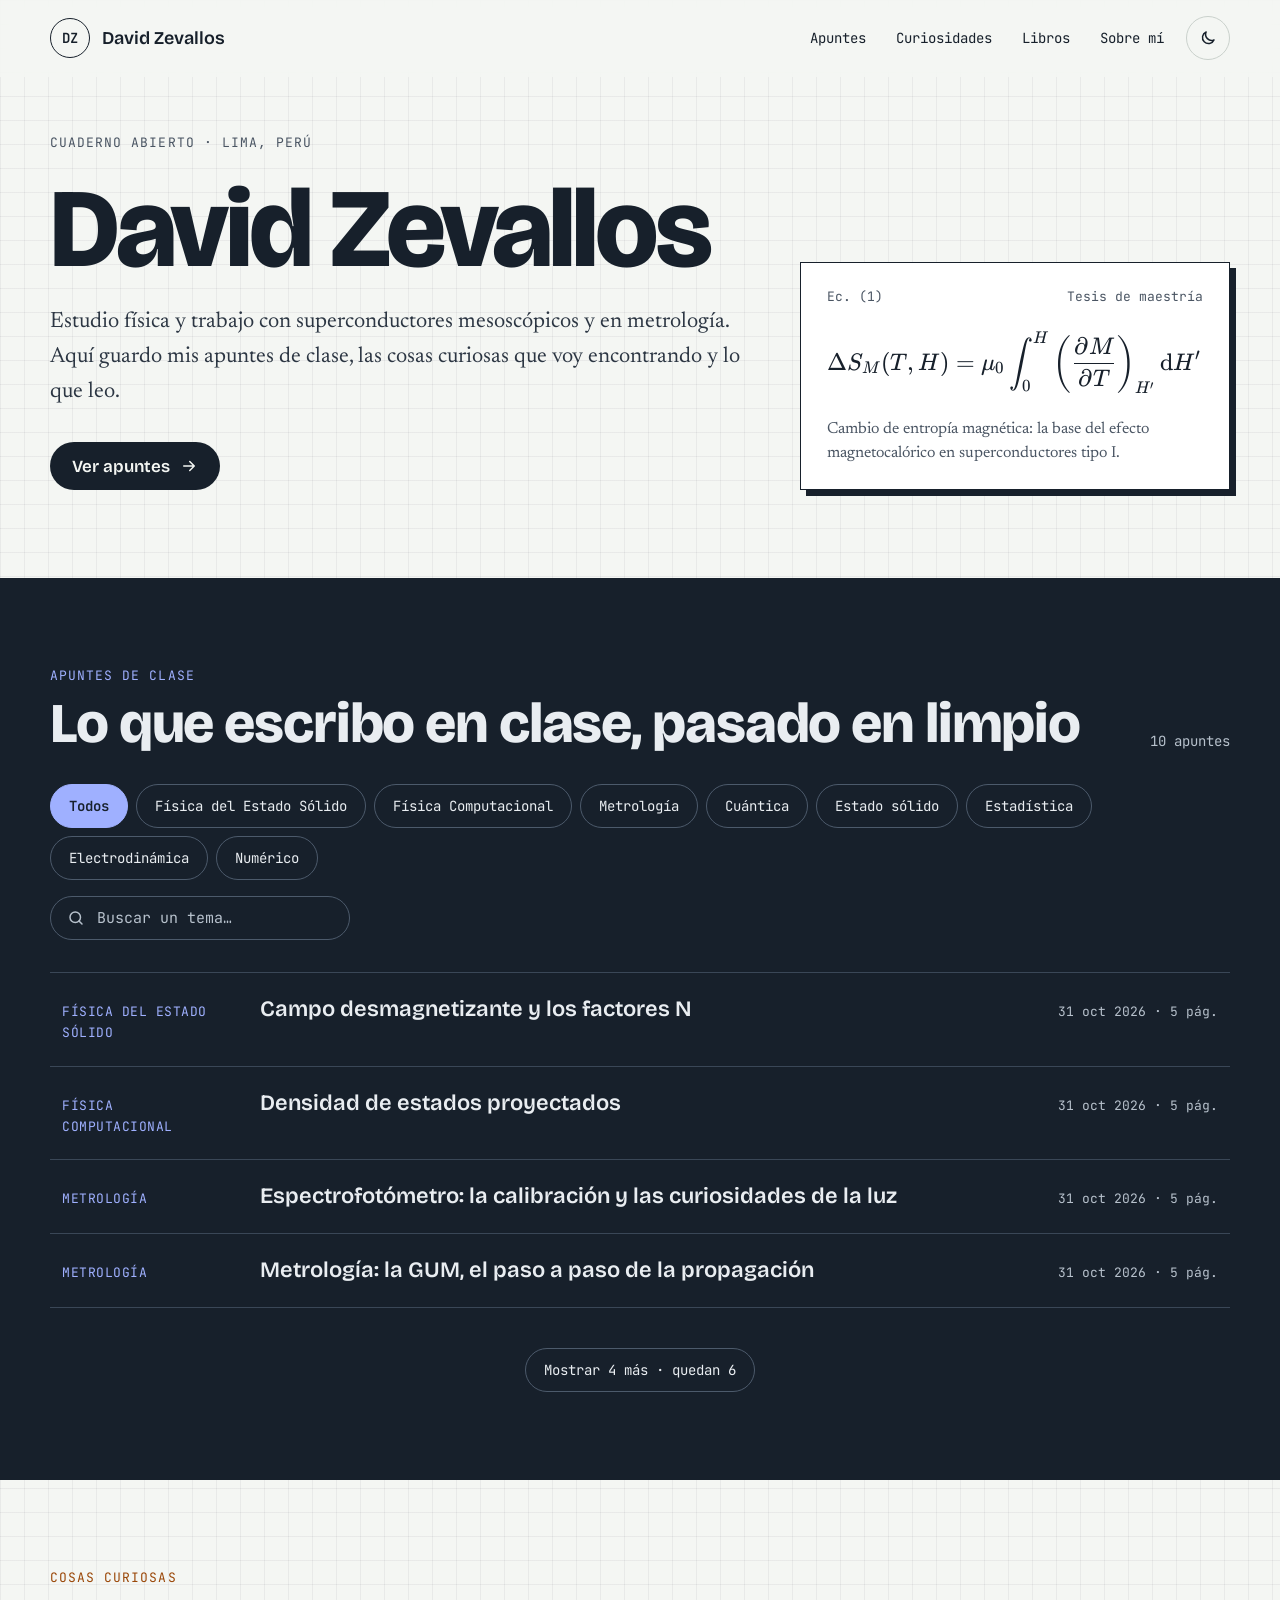
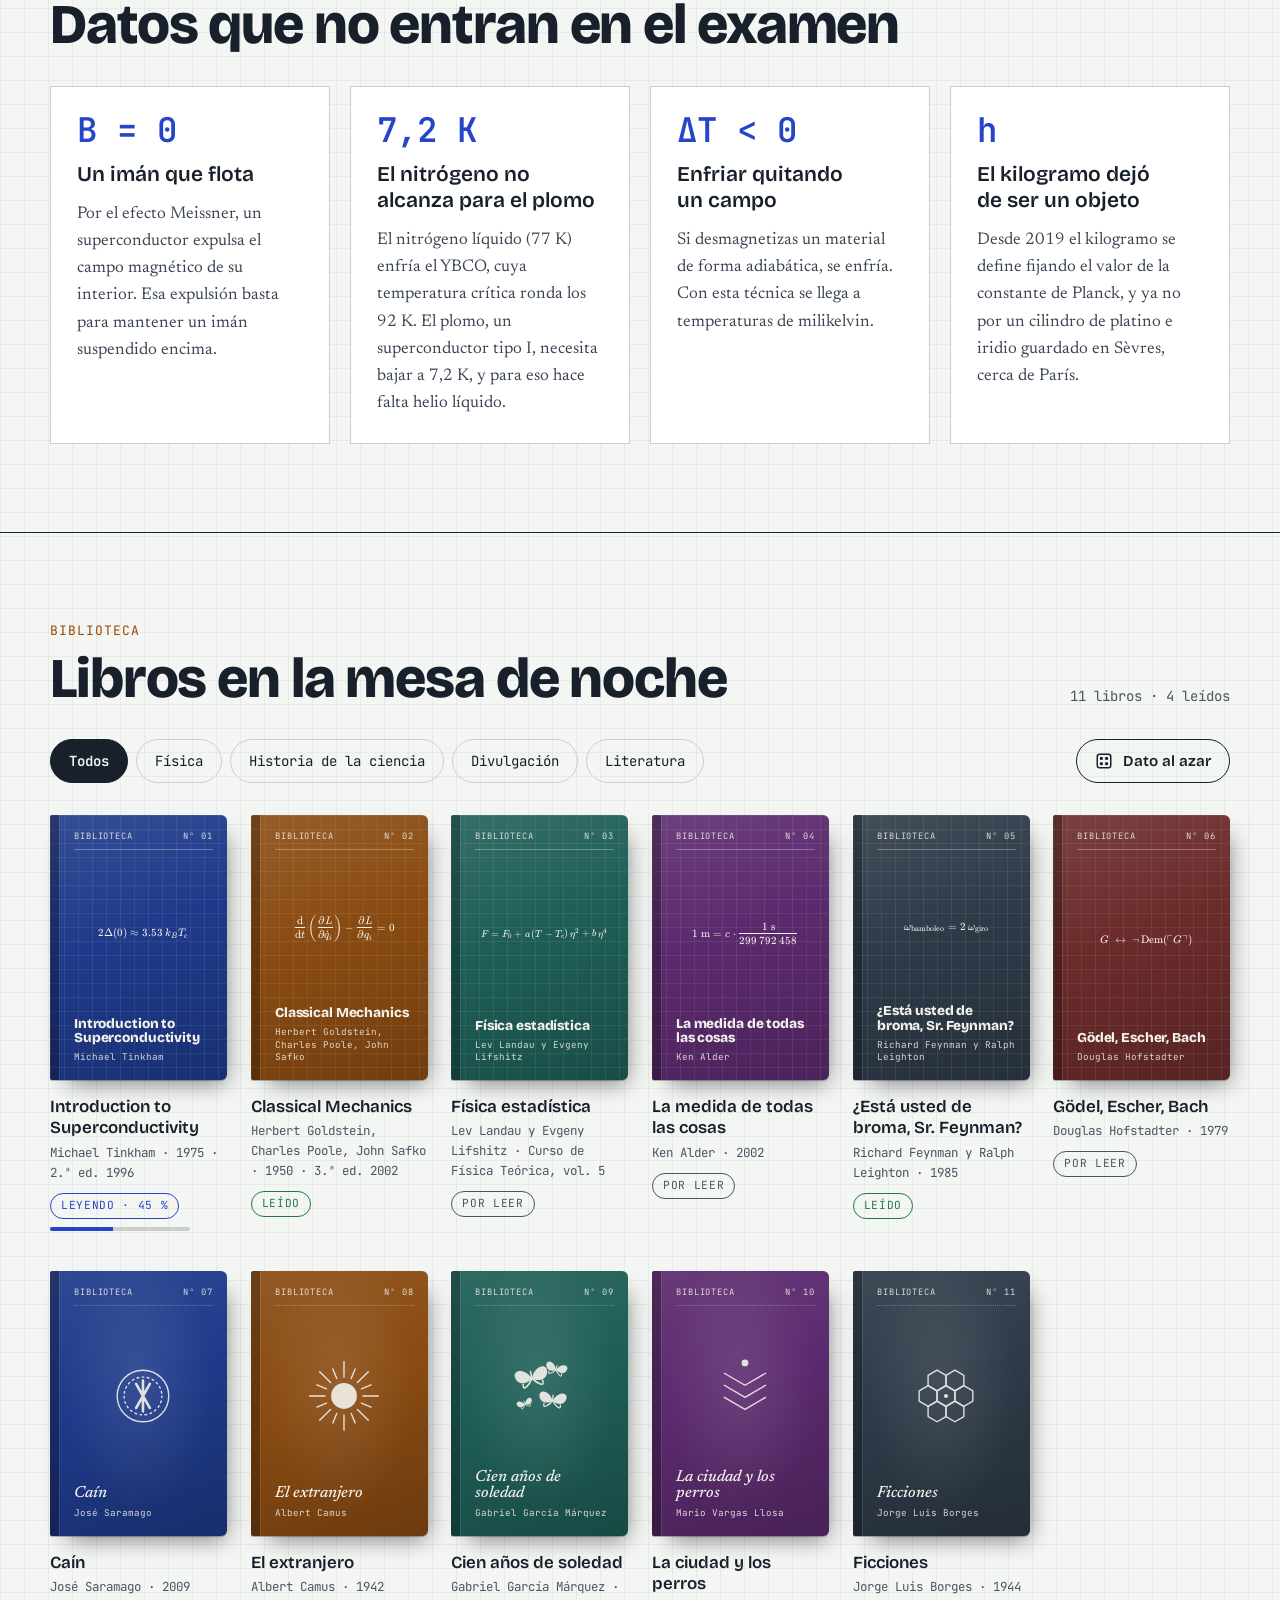
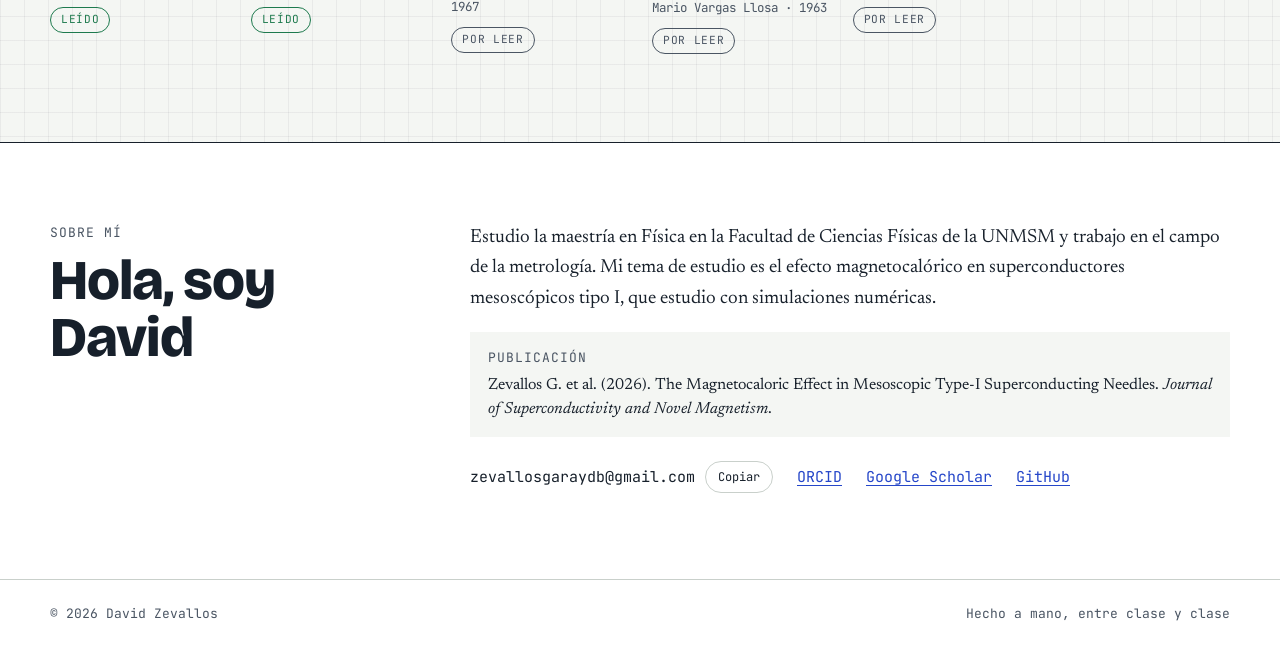
<file: index.html>
<!doctype html>
<html lang="es">
<head>
  <meta charset="utf-8">
  <meta name="viewport" content="width=device-width, initial-scale=1, viewport-fit=cover">
  <title>David Zevallos · Física</title>
  <meta name="description" content="Apuntes de clase, cosas curiosas, libros y fotos de David Zevallos, físico en la UNMSM.">
  <meta name="color-scheme" content="light dark">
  <link rel="icon" href="data:image/svg+xml,%3Csvg xmlns='http://www.w3.org/2000/svg' viewBox='0 0 64 64'%3E%3Ccircle cx='32' cy='32' r='29' fill='%2317202B'/%3E%3Ctext x='32' y='41' font-family='monospace' font-size='24' font-weight='700' fill='%23F4F6F3' text-anchor='middle'%3EDZ%3C/text%3E%3C/svg%3E">

  <!-- Aplica el tema guardado antes de pintar, para evitar parpadeo -->
  <script>
    try {
      var t = localStorage.getItem('tema');
      if (t === 'claro' || t === 'oscuro') document.documentElement.dataset.tema = t;
    } catch (e) {}
  </script>

  <link rel="preconnect" href="https://fonts.googleapis.com">
  <link rel="preconnect" href="https://fonts.gstatic.com" crossorigin>
  <link rel="stylesheet" href="https://fonts.googleapis.com/css2?family=Bricolage+Grotesque:opsz,wght@12..96,400;12..96,600;12..96,800&family=Newsreader:ital,opsz,wght@0,6..72,400;0,6..72,500;1,6..72,400&family=JetBrains+Mono:wght@400;600&family=Caveat:wght@500&display=swap">
  <link rel="stylesheet" href="vendor/katex/katex.min.css">
  <link rel="stylesheet" href="css/styles.css">

  <script src="vendor/katex/katex.min.js" defer></script>
  <script src="vendor/katex/auto-render.min.js" defer></script>
  <script src="js/latex.js" defer></script>
  <script src="js/datos.js" defer></script>
  <script src="js/main.js" defer></script>
  <script src="js/lista-apuntes.js" defer></script>
</head>
<body data-pagina="inicio">

  <a class="saltar" href="#contenido">Saltar al contenido</a>

  <header class="cabecera">
    <div class="contenedor cabecera__fila">
      <a class="marca" href="index.html" aria-label="David Zevallos, inicio">
        <span class="marca__sello" aria-hidden="true">DZ</span>
        <span class="marca__nombre">David Zevallos</span>
      </a>

      <button class="menu-boton" type="button" aria-expanded="false" aria-controls="menu-principal" aria-label="Abrir menú">
        <svg viewBox="0 0 24 24" width="22" height="22" aria-hidden="true"><path d="M4 7h16M4 12h16M4 17h16"/></svg>
      </button>

      <nav id="menu-principal" class="menu" aria-label="Secciones">
        <a href="#apuntes">Apuntes</a>
        <a href="#curiosidades">Curiosidades</a>
        <a href="#libros">Libros</a>
        <a href="#fotos" hidden>Fotos</a>
        <a href="#sobre-mi">Sobre mí</a>
        <button class="tema-boton" type="button" aria-label="Cambiar a tema oscuro">
          <svg class="icono-luna" viewBox="0 0 24 24" width="18" height="18" aria-hidden="true"><path d="M20 14.5A8 8 0 0 1 9.5 4a8 8 0 1 0 10.5 10.5Z"/></svg>
          <svg class="icono-sol" viewBox="0 0 24 24" width="18" height="18" aria-hidden="true"><circle cx="12" cy="12" r="4"/><path d="M12 2v2M12 20v2M4.9 4.9l1.4 1.4M17.7 17.7l1.4 1.4M2 12h2M20 12h2M4.9 19.1l1.4-1.4M17.7 6.3l1.4-1.4"/></svg>
        </button>
      </nav>
    </div>
  </header>

  <main id="contenido">

    <!-- PORTADA -->
    <section class="portada contenedor" aria-labelledby="titulo-portada">
      <div class="portada__texto">
        <p class="etiqueta">Cuaderno abierto · Lima, Perú</p>
        <h1 id="titulo-portada" class="portada__titulo">David Zevallos</h1>
        <p class="portada__intro">Estudio física y trabajo con superconductores mesoscópicos y en metrología. Aquí guardo mis apuntes de clase, las cosas curiosas que voy encontrando y lo que leo.</p>
        <div class="acciones">
          <a class="boton boton--lleno" href="#apuntes">
            Ver apuntes
            <svg viewBox="0 0 24 24" width="18" height="18" aria-hidden="true"><path d="M5 12h14M13 6l6 6-6 6"/></svg>
          </a>
          <a class="boton boton--borde" href="#fotos" hidden>Fotos</a>
        </div>
      </div>

      <aside class="ficha" aria-label="Tema de investigación">
        <div class="ficha__cabeza"><span>Ec. (1)</span><span>Tesis de maestría</span></div>
        <div class="ecuacion-scroll">
          $$\Delta S_M(T,H) = \mu_0 \int_0^{H} \left( \pdv{M}{T} \right)_{H'} \dd H'$$
        </div>
        <p class="ficha__nota">Cambio de entropía magnética: la base del efecto magnetocalórico en superconductores tipo I.</p>
      </aside>
    </section>

    <!-- APUNTES -->
    <section id="apuntes" class="banda" aria-labelledby="titulo-apuntes">
      <div class="contenedor seccion">
        <div class="seccion__cabeza">
          <div>
            <p class="etiqueta etiqueta--clara">Apuntes de clase</p>
            <h2 id="titulo-apuntes" class="seccion__titulo">Lo que escribo en clase, pasado en limpio</h2>
          </div>
          <p class="contador" id="contador-apuntes" aria-live="polite"></p>
        </div>

        <div class="herramientas">
          <div class="filtros" id="filtros" role="group" aria-label="Filtrar por curso"></div>
          <label class="buscador">
            <span class="visualmente-oculto">Buscar apuntes</span>
            <svg viewBox="0 0 24 24" width="18" height="18" aria-hidden="true"><circle cx="11" cy="11" r="7"/><path d="m20 20-4-4"/></svg>
            <input id="buscar" type="search" placeholder="Buscar un tema…" autocomplete="off">
          </label>
        </div>

        <ol class="lista-apuntes" id="lista-apuntes"></ol>
        <p class="vacio" id="sin-resultados" hidden>No hay apuntes que coincidan. Prueba con otro curso o palabra.</p>
      </div>
    </section>

    <!-- CURIOSIDADES -->
    <section id="curiosidades" class="contenedor seccion" aria-labelledby="titulo-curiosidades">
      <div class="seccion__cabeza">
        <div>
          <p class="etiqueta etiqueta--calida">Cosas curiosas</p>
          <h2 id="titulo-curiosidades" class="seccion__titulo">Datos que no entran en el examen</h2>
        </div>
      </div>
      <div class="rejilla-curiosidades" id="lista-curiosidades"></div>
    </section>

    <!-- LIBROS -->
    <section id="libros" class="seccion-borde libros" aria-labelledby="titulo-libros">
      <div class="contenedor seccion">
        <div class="seccion__cabeza">
          <div>
            <p class="etiqueta etiqueta--calida">Biblioteca</p>
            <h2 id="titulo-libros" class="seccion__titulo">Libros en la mesa de noche</h2>
          </div>
          <p class="contador" id="contador-libros" aria-live="polite"></p>
        </div>

        <div class="herramientas">
          <div class="filtros" id="filtros-libros" role="group" aria-label="Filtrar libros por tema"></div>
          <button class="boton boton--borde boton--chico" type="button" id="dato-azar">
            <svg viewBox="0 0 24 24" width="18" height="18" aria-hidden="true"><rect x="3" y="3" width="18" height="18" rx="3"/><circle cx="8.5" cy="8.5" r="1.2"/><circle cx="15.5" cy="15.5" r="1.2"/><circle cx="15.5" cy="8.5" r="1.2"/><circle cx="8.5" cy="15.5" r="1.2"/></svg>
            Dato al azar
          </button>
        </div>

        <aside class="dato-azar" id="dato-azar-caja" aria-live="polite" hidden>
          <p class="etiqueta">¿Sabías que…?</p>
          <p class="dato-azar__texto" id="dato-azar-texto"></p>
          <p class="dato-azar__fuente" id="dato-azar-fuente"></p>
        </aside>

        <ul class="estante" id="estante"></ul>
      </div>
    </section>

    <!-- FOTOS: BITÁCORA -->
    <section id="fotos" hidden class="seccion-borde bitacora" aria-labelledby="titulo-fotos">
      <div class="contenedor seccion">
        <div class="seccion__cabeza">
          <div>
            <p class="etiqueta etiqueta--calida">Fotos</p>
            <h2 id="titulo-fotos" class="seccion__titulo">Bitácora de fotos</h2>
          </div>
          <p class="contador" id="contador-fotos" aria-live="polite"></p>
        </div>

        <div class="filtros" id="filtros-fotos" role="group" aria-label="Filtrar fotos por colección"></div>

        <article class="destacada" id="foto-destacada" aria-label="Foto destacada"></article>

        <ul class="hojas" id="hojas"></ul>
      </div>
    </section>

    <!-- SOBRE MÍ -->
    <section id="sobre-mi" class="superficie seccion-borde" aria-labelledby="titulo-sobre-mi">
      <div class="contenedor seccion sobre-mi">
        <div class="sobre-mi__cabeza">
          <p class="etiqueta">Sobre mí</p>
          <h2 id="titulo-sobre-mi" class="seccion__titulo">Hola, soy David</h2>
        </div>
        <div class="sobre-mi__texto">
          <p>Estudio la maestría en Física en la Facultad de Ciencias Físicas de la UNMSM y trabajo en el campo de la metrología. Mi tema de estudio es el efecto magnetocalórico en superconductores mesoscópicos tipo I, que estudio con simulaciones numéricas.</p>
          <div class="cita">
            <span class="etiqueta">Publicación</span>
            <p>Zevallos G. et al. (2026). The Magnetocaloric Effect in Mesoscopic Type-I Superconducting Needles. <i>Journal of Superconductivity and Novel Magnetism</i>.</p>
          </div>
          <ul class="enlaces">
            <li>
              <span id="correo">zevallosgaraydb@gmail.com</span>
              <button class="copiar" type="button" data-copiar="correo">Copiar</button>
            </li>
            <li><a href="https://orcid.org/0000-0003-1531-2667" target="_blank" rel="noopener">ORCID</a></li>
            <li><a href="https://scholar.google.com" target="_blank" rel="noopener">Google Scholar</a></li>
            <li><a href="https://github.com/David-Zg" target="_blank" rel="noopener">GitHub</a></li>
          </ul>
        </div>
      </div>
    </section>

  </main>

  <footer class="pie superficie">
    <div class="contenedor pie__fila">
      <span>© <span id="anio">2026</span> David Zevallos</span>
      <span>Hecho a mano, entre clase y clase</span>
    </div>
  </footer>

  <!-- FICHA DE LIBRO -->
  <dialog class="ficha-libro" id="ficha-libro" aria-labelledby="ficha-libro-titulo">
    <div class="ficha-libro__marco">
      <div class="ficha-libro__portada" id="ficha-libro-portada"></div>
      <div class="ficha-libro__texto">
        <p class="etiqueta" id="ficha-libro-meta"></p>
        <h3 class="ficha-libro__titulo" id="ficha-libro-titulo"></h3>
        <p class="ficha-libro__autor" id="ficha-libro-autor"></p>
        <div id="ficha-libro-estado"></div>

        <div class="ficha-libro__bloque" id="ficha-libro-bloque-resumen">
          <p class="etiqueta">De qué va</p>
          <p class="ficha-libro__resumen" id="ficha-libro-resumen"></p>
        </div>

        <div class="ficha-libro__bloque">
          <p class="etiqueta">Mi comentario</p>
          <div id="ficha-libro-comentario"></div>
        </div>

        <div class="ficha-libro__bloque">
          <p class="etiqueta">Lo curioso</p>
          <ul class="ficha-libro__curiosas" id="ficha-libro-curiosas"></ul>
        </div>

        <div class="ficha-libro__bloque" id="ficha-libro-bloque-ecuacion">
          <p class="etiqueta">La ecuación del libro</p>
          <div class="ficha-libro__ecuacion" id="ficha-libro-ecuacion"></div>
          <p class="ficha-libro__nota" id="ficha-libro-nota"></p>
        </div>
      </div>
      <div class="ficha-libro__barra">
        <button type="button" id="libro-anterior" aria-label="Libro anterior">
          <svg viewBox="0 0 24 24" width="20" height="20" aria-hidden="true"><path d="M15 6l-6 6 6 6"/></svg>
        </button>
        <span id="libro-posicion" class="visor__posicion"></span>
        <button type="button" id="libro-siguiente" aria-label="Libro siguiente">
          <svg viewBox="0 0 24 24" width="20" height="20" aria-hidden="true"><path d="M9 6l6 6-6 6"/></svg>
        </button>
        <button type="button" id="libro-cerrar" aria-label="Cerrar ficha">
          <svg viewBox="0 0 24 24" width="20" height="20" aria-hidden="true"><path d="M6 6l12 12M18 6 6 18"/></svg>
        </button>
      </div>
    </div>
  </dialog>

  <!-- VISOR DE FOTOS -->
  <dialog class="visor-foto" id="visor-foto" aria-labelledby="visor-foto-titulo">
    <div class="visor-foto__marco">
      <div class="visor-foto__lamina">
        <figure class="impresion impresion--grande" id="visor-foto-impresion"></figure>
      </div>
      <div class="visor-foto__texto">
        <p class="etiqueta" id="visor-foto-num"></p>
        <h3 class="visor-foto__titulo" id="visor-foto-titulo"></h3>
        <p class="visor-foto__meta" id="visor-foto-meta"></p>
        <div class="visor-foto__resena" id="visor-foto-resena"></div>
        <p class="visor-foto__tecnica" id="visor-foto-tecnica" hidden></p>
      </div>
      <div class="visor-foto__barra">
        <button type="button" id="visor-foto-anterior" aria-label="Foto anterior">
          <svg viewBox="0 0 24 24" width="20" height="20" aria-hidden="true"><path d="M15 6l-6 6 6 6"/></svg>
        </button>
        <span id="visor-foto-posicion" class="visor__posicion"></span>
        <button type="button" id="visor-foto-siguiente" aria-label="Foto siguiente">
          <svg viewBox="0 0 24 24" width="20" height="20" aria-hidden="true"><path d="M9 6l6 6-6 6"/></svg>
        </button>
        <button type="button" id="visor-foto-cerrar" aria-label="Cerrar">
          <svg viewBox="0 0 24 24" width="20" height="20" aria-hidden="true"><path d="M6 6l12 12M18 6 6 18"/></svg>
        </button>
      </div>
    </div>
  </dialog>

  <noscript>
    <p class="contenedor vacio">Activa JavaScript para ver la lista de apuntes y las curiosidades.</p>
  </noscript>
</body>
</html>
</file>
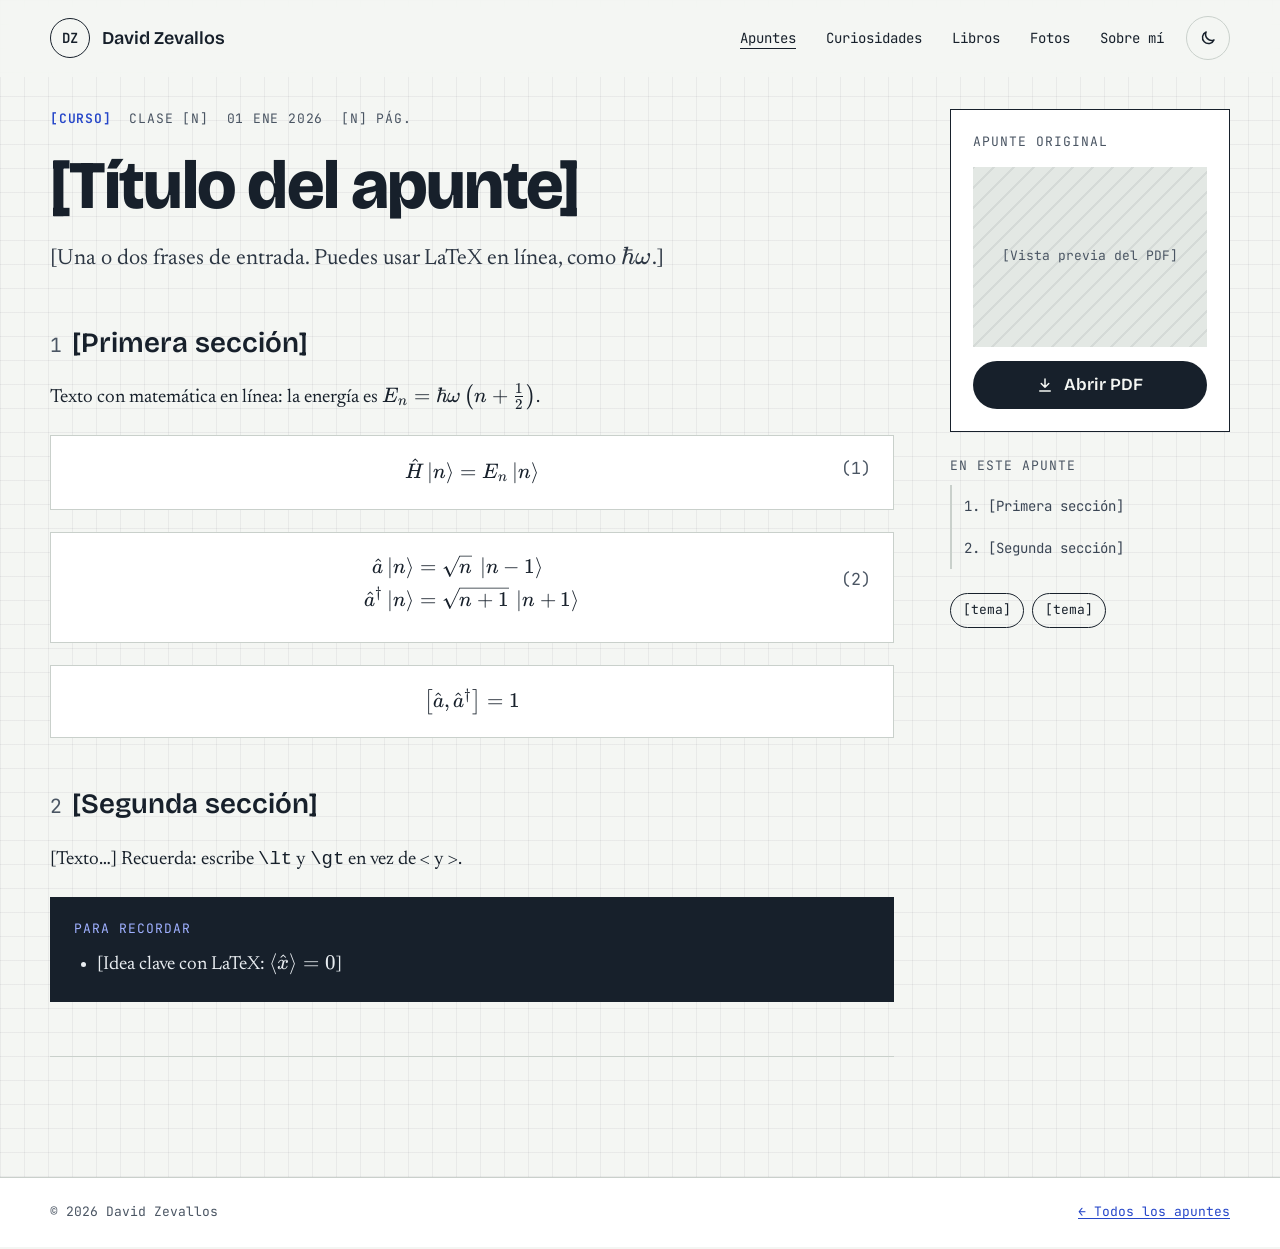
<file: apuntes/_plantilla.html>
<!doctype html>
<html lang="es">
<head>
  <meta charset="utf-8">
  <meta name="viewport" content="width=device-width, initial-scale=1, viewport-fit=cover">
  <title>[TÍTULO DEL APUNTE] · David Zevallos</title>
  <meta name="description" content="[Resumen de una línea del apunte]">
  <meta name="color-scheme" content="light dark">
  <link rel="icon" href="data:image/svg+xml,%3Csvg xmlns='http://www.w3.org/2000/svg' viewBox='0 0 64 64'%3E%3Ccircle cx='32' cy='32' r='29' fill='%2317202B'/%3E%3Ctext x='32' y='41' font-family='monospace' font-size='24' font-weight='700' fill='%23F4F6F3' text-anchor='middle'%3EDZ%3C/text%3E%3C/svg%3E">
  <script>
    try {
      var t = localStorage.getItem('tema');
      if (t === 'claro' || t === 'oscuro') document.documentElement.dataset.tema = t;
    } catch (e) {}
  </script>
  <link rel="preconnect" href="https://fonts.googleapis.com">
  <link rel="preconnect" href="https://fonts.gstatic.com" crossorigin>
  <link rel="stylesheet" href="https://fonts.googleapis.com/css2?family=Bricolage+Grotesque:opsz,wght@12..96,400;12..96,600;12..96,800&family=Newsreader:ital,opsz,wght@0,6..72,400;0,6..72,500;1,6..72,400&family=JetBrains+Mono:wght@400;600&display=swap">
  <link rel="stylesheet" href="../vendor/katex/katex.min.css">
  <link rel="stylesheet" href="../css/styles.css">
  <script src="../vendor/katex/katex.min.js" defer></script>
  <script src="../vendor/katex/auto-render.min.js" defer></script>
  <script src="../js/latex.js" defer></script>
  <script src="../js/datos.js" defer></script>
  <script src="../js/main.js" defer></script>
</head>
<body data-pagina="apunte">

  <a class="saltar" href="#contenido">Saltar al contenido</a>

  <header class="cabecera">
    <div class="contenedor cabecera__fila">
      <a class="marca" href="../index.html" aria-label="David Zevallos, inicio">
        <span class="marca__sello" aria-hidden="true">DZ</span>
        <span class="marca__nombre">David Zevallos</span>
      </a>
      <button class="menu-boton" type="button" aria-expanded="false" aria-controls="menu-principal" aria-label="Abrir menú">
        <svg viewBox="0 0 24 24" width="22" height="22" aria-hidden="true"><path d="M4 7h16M4 12h16M4 17h16"/></svg>
      </button>
      <nav id="menu-principal" class="menu" aria-label="Secciones">
        <a href="../index.html#apuntes" aria-current="page">Apuntes</a>
        <a href="../index.html#curiosidades">Curiosidades</a>
        <a href="../index.html#libros">Libros</a>
        <a href="../index.html#fotos">Fotos</a>
        <a href="../index.html#sobre-mi">Sobre mí</a>
        <button class="tema-boton" type="button" aria-label="Cambiar a tema oscuro">
          <svg class="icono-luna" viewBox="0 0 24 24" width="18" height="18" aria-hidden="true"><path d="M20 14.5A8 8 0 0 1 9.5 4a8 8 0 1 0 10.5 10.5Z"/></svg>
          <svg class="icono-sol" viewBox="0 0 24 24" width="18" height="18" aria-hidden="true"><circle cx="12" cy="12" r="4"/><path d="M12 2v2M12 20v2M4.9 4.9l1.4 1.4M17.7 17.7l1.4 1.4M2 12h2M20 12h2M4.9 19.1l1.4-1.4M17.7 6.3l1.4-1.4"/></svg>
        </button>
      </nav>
    </div>
  </header>

  <main id="contenido" class="contenedor nota-pagina">

    <article class="nota">
      <!-- 1. Cambia curso, clase, fecha y páginas -->
      <p class="nota__meta">
        <strong>[Curso]</strong>
        <span>Clase [N]</span>
        <time datetime="2026-01-01">01 ene 2026</time>
        <span>[N] pág.</span>
      </p>
      <h1 class="nota__titulo">[Título del apunte]</h1>
      <p class="nota__entrada">[Una o dos frases de entrada. Puedes usar LaTeX en línea, como $\hbar\omega$.]</p>

      <!-- 2. Cada sección: un id (para el índice lateral) y su título -->
      <section id="seccion-1" aria-labelledby="h-seccion-1">
        <h2 id="h-seccion-1"><span class="num">1</span>[Primera sección]</h2>
      </section>
      <p>Texto con matemática en línea: la energía es $E_n = \hbar\omega\left(n + \tfrac12\right)$.</p>

      <!-- Ecuación numerada: va dentro de <div class="ecuacion"> con \tag{n} -->
      <div class="ecuacion">
        $$ \hat{H}\ket{n} = E_n\ket{n} \tag{1} $$
      </div>

      <!-- Varias líneas alineadas -->
      <div class="ecuacion">
        $$
        \begin{aligned}
          \hat{a}\ket{n} &= \sqrt{n}\,\ket{n-1} \\
          \hat{a}^\dagger\ket{n} &= \sqrt{n+1}\,\ket{n+1}
        \end{aligned}
        \tag{2}
        $$
      </div>

      <!-- Ecuación sin número: sin \tag -->
      <div class="ecuacion">
        $$ \comm{\hat a}{\hat a^\dagger} = 1 $$
      </div>

      <section id="seccion-2" aria-labelledby="h-seccion-2">
        <h2 id="h-seccion-2"><span class="num">2</span>[Segunda sección]</h2>
      </section>
      <p>[Texto…] Recuerda: escribe <code>\lt</code> y <code>\gt</code> en vez de &lt; y &gt;.</p>

      <div class="recuadro">
        <p class="etiqueta">Para recordar</p>
        <ul>
          <li>[Idea clave con LaTeX: $\expval{\hat x} = 0$]</li>
        </ul>
      </div>

      <!-- 3. Cambia data-url por la ruta de ESTE archivo -->
      <nav class="vecinos" id="vecinos" data-url="apuntes/NOMBRE-DEL-ARCHIVO.html" aria-label="Otros apuntes"></nav>
    </article>

    <aside class="lateral">
      <div class="pdf-caja">
        <p class="etiqueta">Apunte original</p>
        <!-- Cuando tengas el PDF: cámbialo por
             <a class="boton boton--lleno" href="../pdf/NOMBRE-DEL-ARCHIVO.pdf" target="_blank" rel="noopener">Abrir PDF escaneado</a> -->
        <div class="hueco">[Vista previa del PDF]</div>
        <a class="boton boton--lleno" href="../pdf/NOMBRE-DEL-ARCHIVO.pdf" target="_blank" rel="noopener">
          <svg viewBox="0 0 24 24" width="18" height="18" aria-hidden="true"><path d="M12 4v11M7 10l5 5 5-5M5 20h14"/></svg>
          Abrir PDF
        </a>
      </div>

      <nav class="indice" aria-label="En este apunte">
        <p class="etiqueta">En este apunte</p>
        <a href="#seccion-1">1. [Primera sección]</a>
        <a href="#seccion-2">2. [Segunda sección]</a>
      </nav>

      <ul class="temas" aria-label="Temas">
        <li>[tema]</li>
        <li>[tema]</li>
      </ul>
    </aside>

  </main>

  <footer class="pie superficie">
    <div class="contenedor pie__fila">
      <span>© <span id="anio">2026</span> David Zevallos</span>
      <a href="../index.html#apuntes">← Todos los apuntes</a>
    </div>
  </footer>
</body>
</html>
</file>
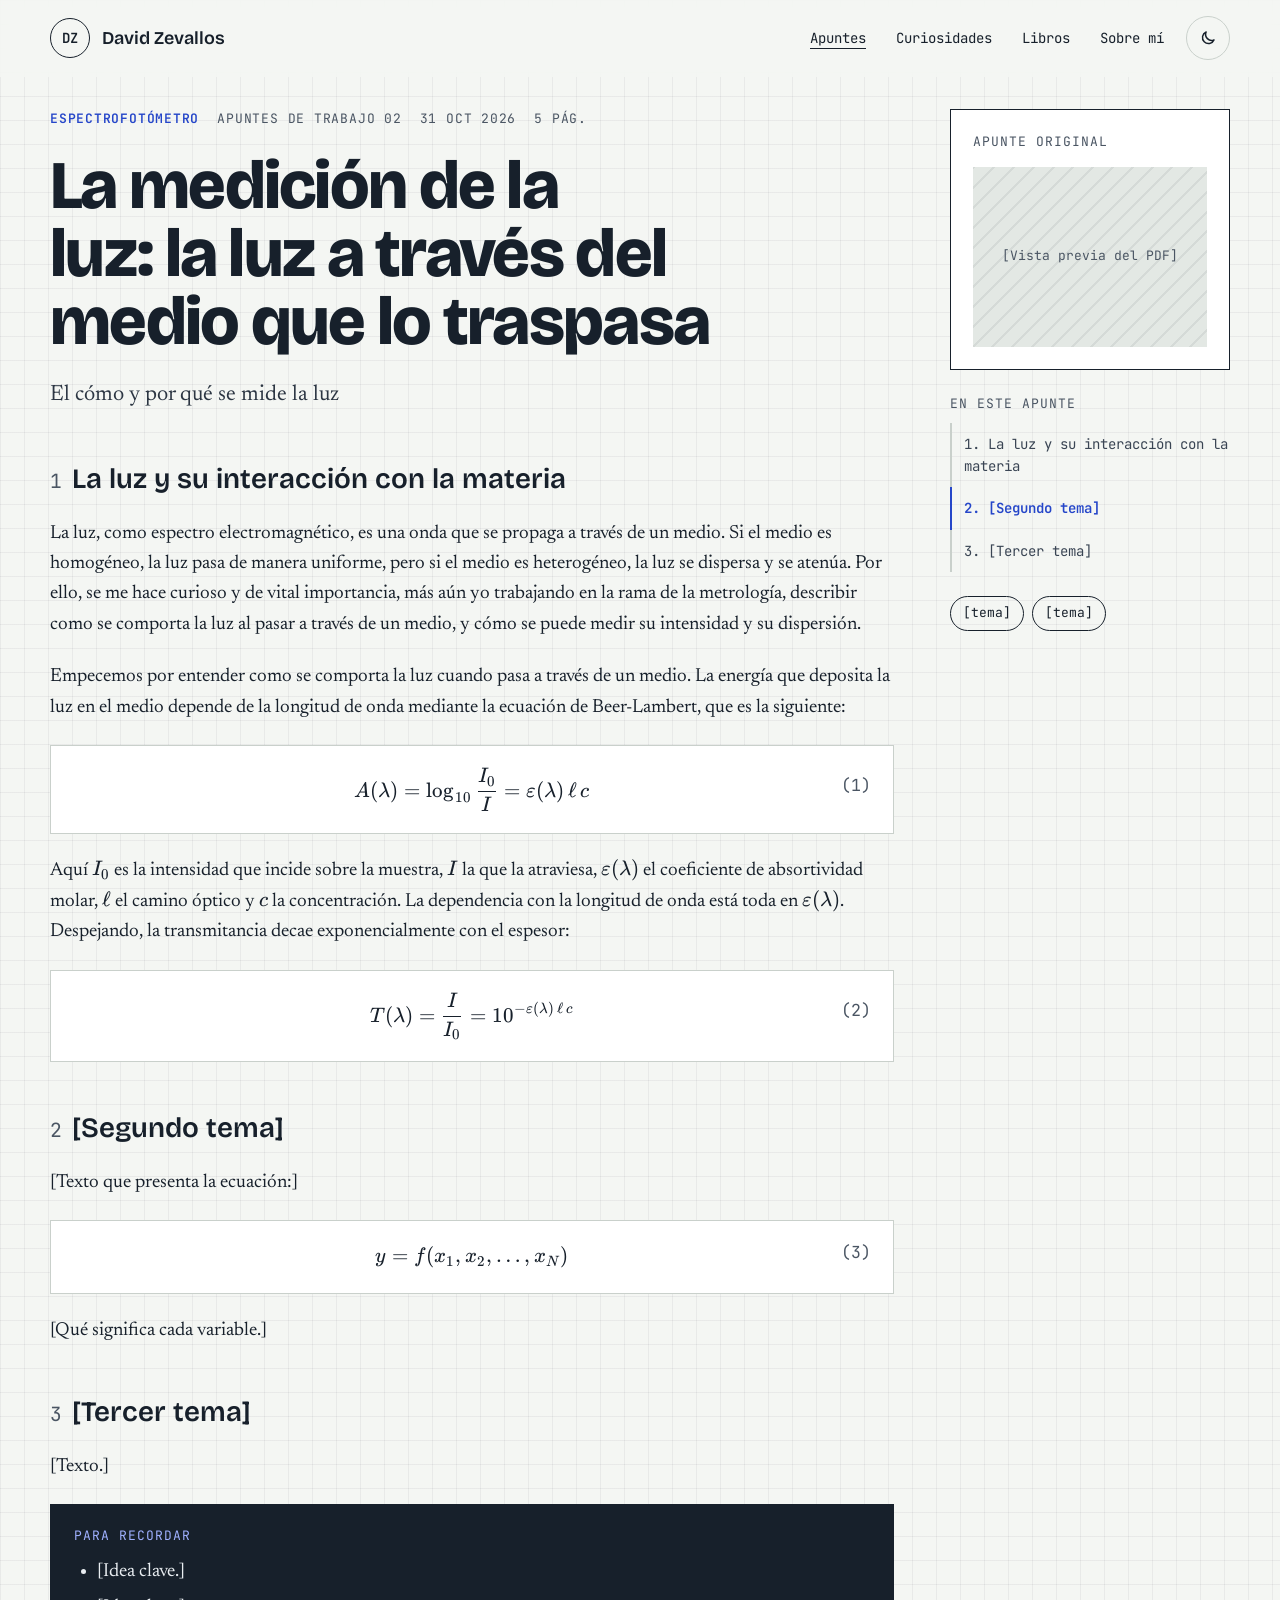
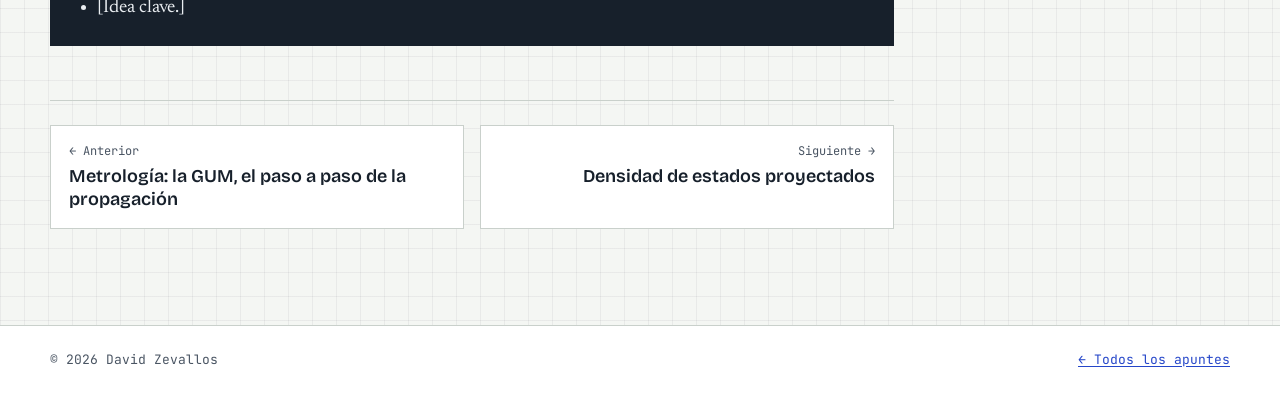
<file: apuntes/espectrofotometro.html>
<!doctype html>
<html lang="es">
<head>
  <meta charset="utf-8">
  <meta name="viewport" content="width=device-width, initial-scale=1, viewport-fit=cover">
  <title>La medición de la luz: la luz a través del medio que lo traspasa</title>
  <meta name="description" content="Apunte de Metrología: cómo y por qué se mide la luz; la ley de Beer–Lambert.">
  <meta name="color-scheme" content="light dark">
  <link rel="icon" href="data:image/svg+xml,%3Csvg xmlns='http://www.w3.org/2000/svg' viewBox='0 0 64 64'%3E%3Ccircle cx='32' cy='32' r='29' fill='%2317202B'/%3E%3Ctext x='32' y='41' font-family='monospace' font-size='24' font-weight='700' fill='%23F4F6F3' text-anchor='middle'%3EDZ%3C/text%3E%3C/svg%3E">
  <script>
    try {
      var t = localStorage.getItem('tema');
      if (t === 'claro' || t === 'oscuro') document.documentElement.dataset.tema = t;
    } catch (e) {}
  </script>
  <link rel="preconnect" href="https://fonts.googleapis.com">
  <link rel="preconnect" href="https://fonts.gstatic.com" crossorigin>
  <link rel="stylesheet" href="https://fonts.googleapis.com/css2?family=Bricolage+Grotesque:opsz,wght@12..96,400;12..96,600;12..96,800&family=Newsreader:ital,opsz,wght@0,6..72,400;0,6..72,500;1,6..72,400&family=JetBrains+Mono:wght@400;600&display=swap">
  <link rel="stylesheet" href="../vendor/katex/katex.min.css">
  <link rel="stylesheet" href="../css/styles.css">
  <script src="../vendor/katex/katex.min.js" defer></script>
  <script src="../vendor/katex/auto-render.min.js" defer></script>
  <script src="../js/latex.js" defer></script>
  <script src="../js/datos.js" defer></script>
  <script src="../js/main.js" defer></script>
</head>
<body data-pagina="apunte">

  <a class="saltar" href="#contenido">Saltar al contenido</a>

  <header class="cabecera">
    <div class="contenedor cabecera__fila">
      <a class="marca" href="../index.html" aria-label="David Zevallos, inicio">
        <span class="marca__sello" aria-hidden="true">DZ</span>
        <span class="marca__nombre">David Zevallos</span>
      </a>
      <button class="menu-boton" type="button" aria-expanded="false" aria-controls="menu-principal" aria-label="Abrir menú">
        <svg viewBox="0 0 24 24" width="22" height="22" aria-hidden="true"><path d="M4 7h16M4 12h16M4 17h16"/></svg>
      </button>
      <nav id="menu-principal" class="menu" aria-label="Secciones">
        <a href="../index.html#apuntes" aria-current="page">Apuntes</a>
        <a href="../index.html#curiosidades">Curiosidades</a>
        <a href="../index.html#libros">Libros</a>
        <a href="../index.html#fotos" hidden>Fotos</a>
        <a href="../index.html#sobre-mi">Sobre mí</a>
        <button class="tema-boton" type="button" aria-label="Cambiar a tema oscuro">
          <svg class="icono-luna" viewBox="0 0 24 24" width="18" height="18" aria-hidden="true"><path d="M20 14.5A8 8 0 0 1 9.5 4a8 8 0 1 0 10.5 10.5Z"/></svg>
          <svg class="icono-sol" viewBox="0 0 24 24" width="18" height="18" aria-hidden="true"><circle cx="12" cy="12" r="4"/><path d="M12 2v2M12 20v2M4.9 4.9l1.4 1.4M17.7 17.7l1.4 1.4M2 12h2M20 12h2M4.9 19.1l1.4-1.4M17.7 6.3l1.4-1.4"/></svg>
        </button>
      </nav>
    </div>
  </header>

  <main id="contenido" class="contenedor nota-pagina">

    <article class="nota">
      <!-- ============ DATOS DE LA CLASE ============ -->
      <p class="nota__meta">
        <strong>Espectrofotómetro</strong>
        <span> Apuntes de trabajo 02</span>
        <time datetime="2026-10-31">31 oct 2026</time>
        <span>5 pág.</span>
      </p>
      <h1 class="nota__titulo">La medición de la luz: la luz a través del medio que lo traspasa</h1>
      <p class="nota__entrada">El cómo y por qué se mide la luz</p>

      <!-- ============ BLOQUES PARA COPIAR (LaTeX) ============

      Sección nueva (id sin espacios ni tildes; agrégala también al índice del lateral):
        <section id="seccion-x" aria-labelledby="h-seccion-x">
          <h2 id="h-seccion-x"><span class="num">4</span>Título</h2>
        </section>

      Matemática dentro de un párrafo:
        <p>La variable $x_i$ tiene incertidumbre $u(x_i)$.</p>

      Ecuación numerada (el número va con \tag):
        <div class="ecuacion">
          $$ y = x \pm U \tag{2} $$
        </div>

      Ecuación sin número (sin \tag):
        <div class="ecuacion">
          $$ U = k\,u_c(y) $$
        </div>

      Varias líneas alineadas en el signo =:
        <div class="ecuacion">
          $$
          \begin{aligned}
            u_c^2(y) &= \sum_{i=1}^{N} c_i^2\,u^2(x_i) \\
            c_i &= \pdv{f}{x_i}
          \end{aligned}
          \tag{3}
          $$
        </div>

      Ojo: usa \lt y \gt en vez de < y >.

      Recuadro:
        <div class="recuadro">
          <p class="etiqueta">Para recordar</p>
          <ul>
            <li>Idea con fórmula: $k = 2$ da aprox. 95 % de cobertura.</li>
          </ul>
        </div>

      ======================================================= -->

      <!-- 1 -->
      <section id="seccion-1" aria-labelledby="h-seccion-1">
        <h2 id="h-seccion-1"><span class="num">1</span>La luz y su interacción con la materia</h2>
      </section>
      <p>
        La luz, como espectro electromagnético, es una onda que se propaga a través de un medio. Si el medio es homogéneo, la luz pasa de manera uniforme, pero si el medio es heterogéneo, la luz se dispersa y se atenúa. Por ello, se me hace curioso y de vital importancia, más aún yo trabajando en la rama de la metrología, describir como se comporta la luz al pasar a través de un medio, y cómo se puede medir su intensidad y su dispersión.
      </p>
      <p>
        Empecemos por entender como se comporta la luz cuando pasa a través de un medio. La energía que deposita la luz en el medio depende de la longitud de onda mediante la ecuación de Beer-Lambert, que es la siguiente:
      </p>
      <div class="ecuacion">
        $$ A(\lambda) = \log_{10}\frac{I_0}{I} = \varepsilon(\lambda)\,\ell\,c \tag{1} $$
      </div>
      <p>
        Aquí $I_0$ es la intensidad que incide sobre la muestra, $I$ la que la atraviesa, $\varepsilon(\lambda)$ el coeficiente de absortividad molar, $\ell$ el camino óptico y $c$ la concentración. La dependencia con la longitud de onda está toda en $\varepsilon(\lambda)$. Despejando, la transmitancia decae exponencialmente con el espesor:
      </p>
      <div class="ecuacion">
        $$ T(\lambda) = \frac{I}{I_0} = 10^{-\varepsilon(\lambda)\,\ell\,c} \tag{2} $$
      </div>
      <!-- 2 -->
      <section id="seccion-2" aria-labelledby="h-seccion-2">
        <h2 id="h-seccion-2"><span class="num">2</span>[Segundo tema]</h2>
      </section>
      <p>[Texto que presenta la ecuación:]</p>
      <div class="ecuacion">
        $$ y = f(x_1, x_2, \dots, x_N) \tag{3} $$
      </div>
      <p>[Qué significa cada variable.]</p>

      <!-- 3 -->
      <section id="seccion-3" aria-labelledby="h-seccion-3">
        <h2 id="h-seccion-3"><span class="num">3</span>[Tercer tema]</h2>
      </section>
      <p>[Texto.]</p>

      <div class="recuadro">
        <p class="etiqueta">Para recordar</p>
        <ul>
          <li>[Idea clave.]</li>
          <li>[Idea clave.]</li>
        </ul>
      </div>

      <nav class="vecinos" id="vecinos" data-url="apuntes/espectrofotometro.html" aria-label="Otros apuntes"></nav>
    </article>

    <aside class="lateral">
      <div class="pdf-caja">
        <p class="etiqueta">Apunte original</p>
        <div class="hueco">[Vista previa del PDF]</div>
        <!-- Cuando subas el PDF a pdf/, quita este comentario:
        <a class="boton boton--lleno" href="../pdf/espectrofotometro.pdf" target="_blank" rel="noopener">
          <svg viewBox="0 0 24 24" width="18" height="18" aria-hidden="true"><path d="M12 4v11M7 10l5 5 5-5M5 20h14"/></svg>
          Abrir PDF
        </a>
        -->
      </div>

      <nav class="indice" aria-label="En este apunte">
        <p class="etiqueta">En este apunte</p>
        <a href="#seccion-1">1. La luz y su interacción con la materia</a>
        <a href="#seccion-2">2. [Segundo tema]</a>
        <a href="#seccion-3">3. [Tercer tema]</a>
      </nav>

      <ul class="temas" aria-label="Temas">
        <li>[tema]</li>
        <li>[tema]</li>
      </ul>
    </aside>

  </main>

  <footer class="pie superficie">
    <div class="contenedor pie__fila">
      <span>© <span id="anio">2026</span> David Zevallos</span>
      <a href="../index.html#apuntes">← Todos los apuntes</a>
    </div>
  </footer>
</body>
</html>
</file>
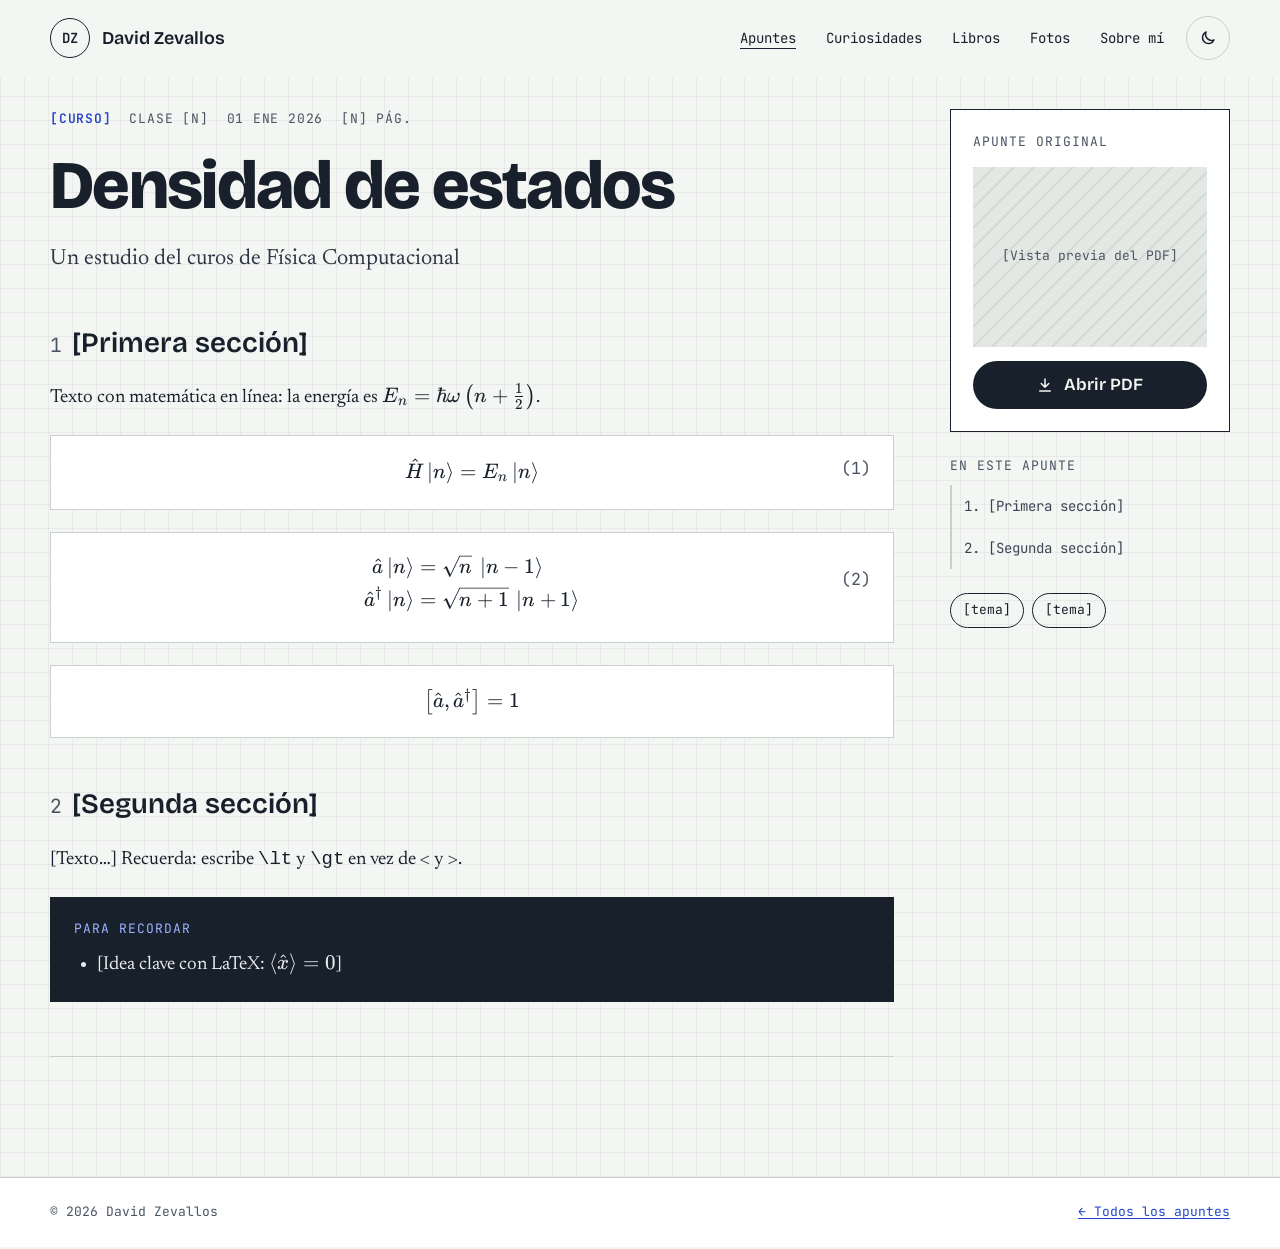
<file: apuntes/fisica_computacional.html>
<!doctype html>
<html lang="es">
<head>
  <meta charset="utf-8">
  <meta name="viewport" content="width=device-width, initial-scale=1, viewport-fit=cover">
  <title>Densidad de estados · David Zevallos</title>
  <meta name="description" content="[Resumen de una línea del apunte]">
  <meta name="color-scheme" content="light dark">
  <link rel="icon" href="data:image/svg+xml,%3Csvg xmlns='http://www.w3.org/2000/svg' viewBox='0 0 64 64'%3E%3Ccircle cx='32' cy='32' r='29' fill='%2317202B'/%3E%3Ctext x='32' y='41' font-family='monospace' font-size='24' font-weight='700' fill='%23F4F6F3' text-anchor='middle'%3EDZ%3C/text%3E%3C/svg%3E">
  <script>
    try {
      var t = localStorage.getItem('tema');
      if (t === 'claro' || t === 'oscuro') document.documentElement.dataset.tema = t;
    } catch (e) {}
  </script>
  <link rel="preconnect" href="https://fonts.googleapis.com">
  <link rel="preconnect" href="https://fonts.gstatic.com" crossorigin>
  <link rel="stylesheet" href="https://fonts.googleapis.com/css2?family=Bricolage+Grotesque:opsz,wght@12..96,400;12..96,600;12..96,800&family=Newsreader:ital,opsz,wght@0,6..72,400;0,6..72,500;1,6..72,400&family=JetBrains+Mono:wght@400;600&display=swap">
  <link rel="stylesheet" href="../vendor/katex/katex.min.css">
  <link rel="stylesheet" href="../css/styles.css">
  <script src="../vendor/katex/katex.min.js" defer></script>
  <script src="../vendor/katex/auto-render.min.js" defer></script>
  <script src="../js/latex.js" defer></script>
  <script src="../js/datos.js" defer></script>
  <script src="../js/main.js" defer></script>
</head>
<body data-pagina="apunte">

  <a class="saltar" href="#contenido">Saltar al contenido</a>

  <header class="cabecera">
    <div class="contenedor cabecera__fila">
      <a class="marca" href="../index.html" aria-label="David Zevallos, inicio">
        <span class="marca__sello" aria-hidden="true">DZ</span>
        <span class="marca__nombre">David Zevallos</span>
      </a>
      <button class="menu-boton" type="button" aria-expanded="false" aria-controls="menu-principal" aria-label="Abrir menú">
        <svg viewBox="0 0 24 24" width="22" height="22" aria-hidden="true"><path d="M4 7h16M4 12h16M4 17h16"/></svg>
      </button>
      <nav id="menu-principal" class="menu" aria-label="Secciones">
        <a href="../index.html#apuntes" aria-current="page">Apuntes</a>
        <a href="../index.html#curiosidades">Curiosidades</a>
        <a href="../index.html#libros">Libros</a>
        <a href="../index.html#fotos">Fotos</a>
        <a href="../index.html#sobre-mi">Sobre mí</a>
        <button class="tema-boton" type="button" aria-label="Cambiar a tema oscuro">
          <svg class="icono-luna" viewBox="0 0 24 24" width="18" height="18" aria-hidden="true"><path d="M20 14.5A8 8 0 0 1 9.5 4a8 8 0 1 0 10.5 10.5Z"/></svg>
          <svg class="icono-sol" viewBox="0 0 24 24" width="18" height="18" aria-hidden="true"><circle cx="12" cy="12" r="4"/><path d="M12 2v2M12 20v2M4.9 4.9l1.4 1.4M17.7 17.7l1.4 1.4M2 12h2M20 12h2M4.9 19.1l1.4-1.4M17.7 6.3l1.4-1.4"/></svg>
        </button>
      </nav>
    </div>
  </header>

  <main id="contenido" class="contenedor nota-pagina">

    <article class="nota">
      <!-- 1. Cambia curso, clase, fecha y páginas -->
      <p class="nota__meta">
        <strong>[Curso]</strong>
        <span>Clase [N]</span>
        <time datetime="2026-01-01">01 ene 2026</time>
        <span>[N] pág.</span>
      </p>
      <h1 class="nota__titulo">Densidad de estados</h1>
      <p class="nota__entrada">Un estudio del curos de Física Computacional</p>

      <!-- 2. Cada sección: un id (para el índice lateral) y su título -->
      <section id="seccion-1" aria-labelledby="h-seccion-1">
        <h2 id="h-seccion-1"><span class="num">1</span>[Primera sección]</h2>
      </section>
      <p>Texto con matemática en línea: la energía es $E_n = \hbar\omega\left(n + \tfrac12\right)$.</p>

      <!-- Ecuación numerada: va dentro de <div class="ecuacion"> con \tag{n} -->
      <div class="ecuacion">
        $$ \hat{H}\ket{n} = E_n\ket{n} \tag{1} $$
      </div>

      <!-- Varias líneas alineadas -->
      <div class="ecuacion">
        $$
        \begin{aligned}
          \hat{a}\ket{n} &= \sqrt{n}\,\ket{n-1} \\
          \hat{a}^\dagger\ket{n} &= \sqrt{n+1}\,\ket{n+1}
        \end{aligned}
        \tag{2}
        $$
      </div>

      <!-- Ecuación sin número: sin \tag -->
      <div class="ecuacion">
        $$ \comm{\hat a}{\hat a^\dagger} = 1 $$
      </div>

      <section id="seccion-2" aria-labelledby="h-seccion-2">
        <h2 id="h-seccion-2"><span class="num">2</span>[Segunda sección]</h2>
      </section>
      <p>[Texto…] Recuerda: escribe <code>\lt</code> y <code>\gt</code> en vez de &lt; y &gt;.</p>

      <div class="recuadro">
        <p class="etiqueta">Para recordar</p>
        <ul>
          <li>[Idea clave con LaTeX: $\expval{\hat x} = 0$]</li>
        </ul>
      </div>

      <!-- 3. Cambia data-url por la ruta de ESTE archivo -->
      <nav class="vecinos" id="vecinos" data-url="apuntes/NOMBRE-DEL-ARCHIVO.html" aria-label="Otros apuntes"></nav>
    </article>

    <aside class="lateral">
      <div class="pdf-caja">
        <p class="etiqueta">Apunte original</p>
        <!-- Cuando tengas el PDF: cámbialo por
             <a class="boton boton--lleno" href="../pdf/NOMBRE-DEL-ARCHIVO.pdf" target="_blank" rel="noopener">Abrir PDF escaneado</a> -->
        <div class="hueco">[Vista previa del PDF]</div>
        <a class="boton boton--lleno" href="../pdf/NOMBRE-DEL-ARCHIVO.pdf" target="_blank" rel="noopener">
          <svg viewBox="0 0 24 24" width="18" height="18" aria-hidden="true"><path d="M12 4v11M7 10l5 5 5-5M5 20h14"/></svg>
          Abrir PDF
        </a>
      </div>

      <nav class="indice" aria-label="En este apunte">
        <p class="etiqueta">En este apunte</p>
        <a href="#seccion-1">1. [Primera sección]</a>
        <a href="#seccion-2">2. [Segunda sección]</a>
      </nav>

      <ul class="temas" aria-label="Temas">
        <li>[tema]</li>
        <li>[tema]</li>
      </ul>
    </aside>

  </main>

  <footer class="pie superficie">
    <div class="contenedor pie__fila">
      <span>© <span id="anio">2026</span> David Zevallos</span>
      <a href="../index.html#apuntes">← Todos los apuntes</a>
    </div>
  </footer>
</body>
</html>
</file>
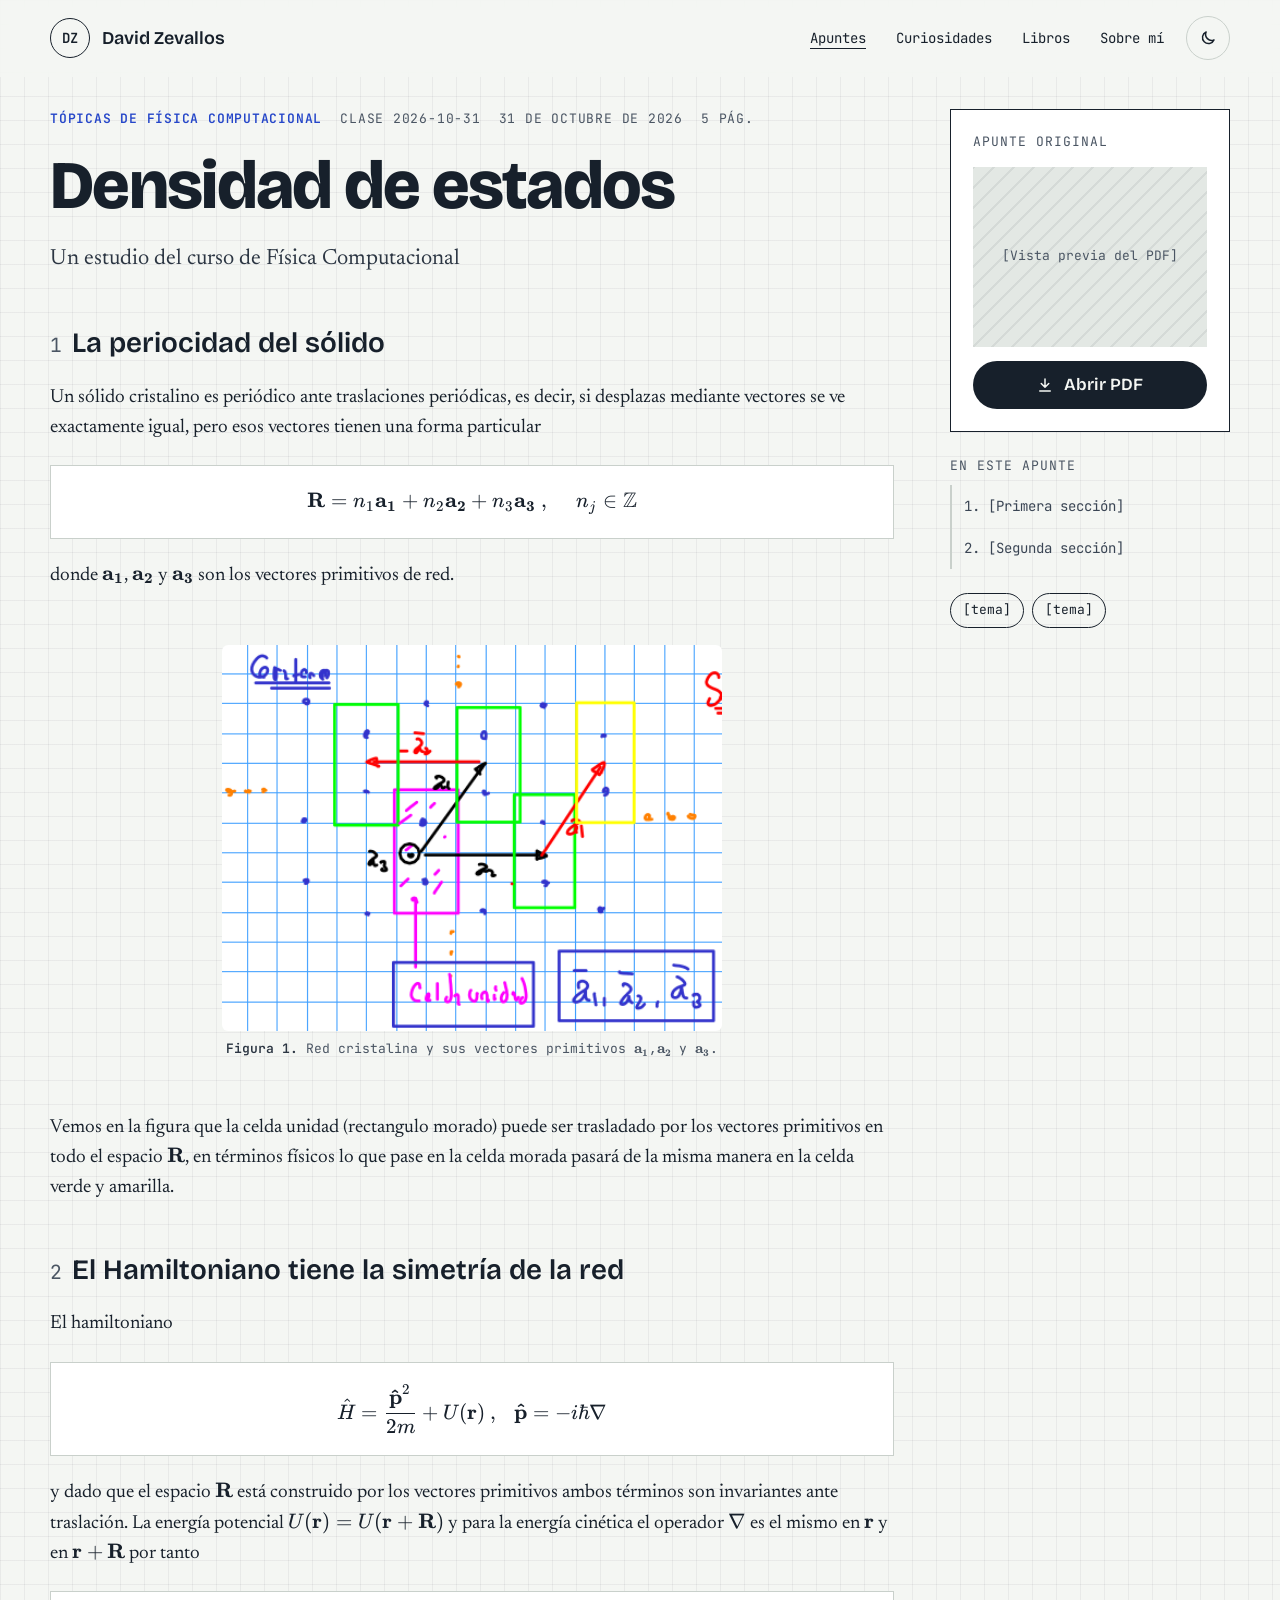
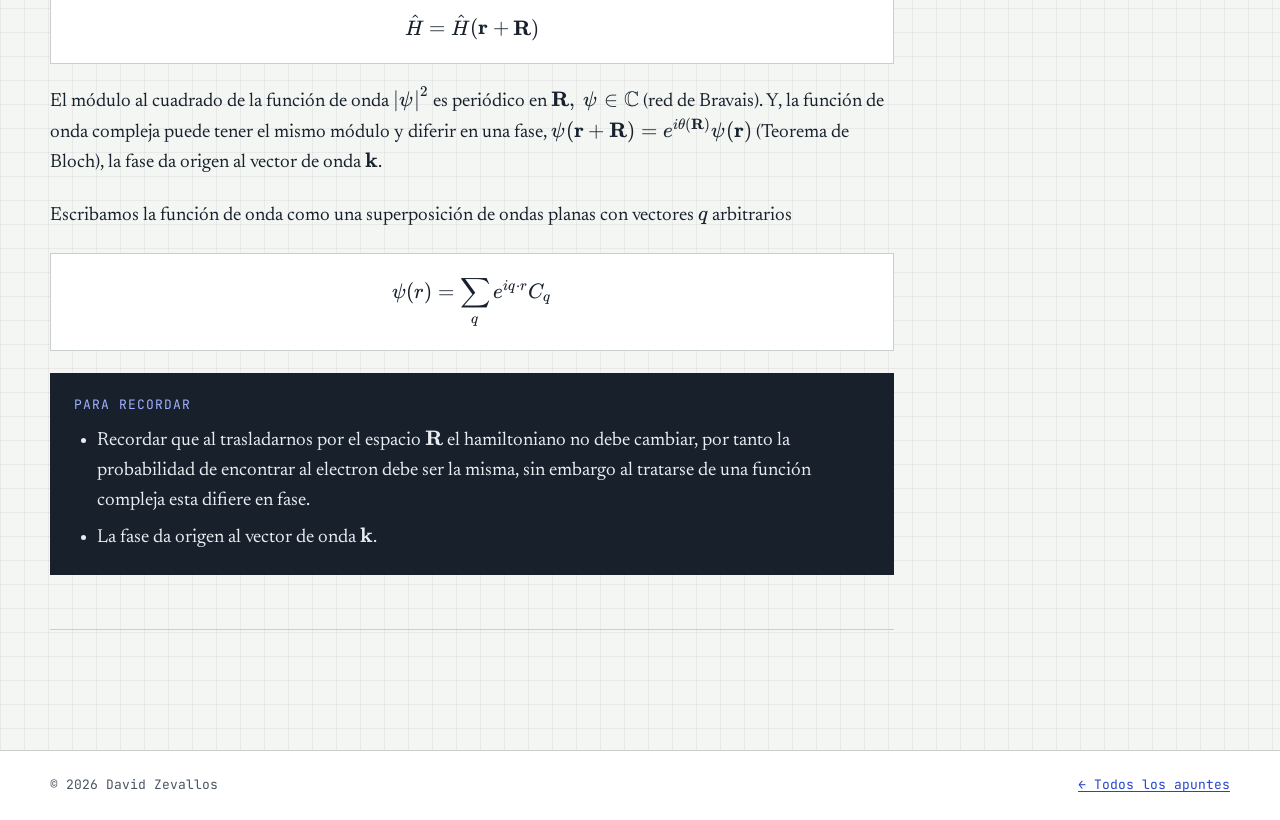
<file: apuntes/fisicacomputacional.html>
<!doctype html>
<html lang="es">
<head>
  <meta charset="utf-8">
  <meta name="viewport" content="width=device-width, initial-scale=1, viewport-fit=cover">
  <title>Densidad de estados · David Zevallos</title>
  <meta name="description" content="[Resumen de una línea del apunte]">
  <meta name="color-scheme" content="light dark">
  <link rel="icon" href="data:image/svg+xml,%3Csvg xmlns='http://www.w3.org/2000/svg' viewBox='0 0 64 64'%3E%3Ccircle cx='32' cy='32' r='29' fill='%2317202B'/%3E%3Ctext x='32' y='41' font-family='monospace' font-size='24' font-weight='700' fill='%23F4F6F3' text-anchor='middle'%3EDZ%3C/text%3E%3C/svg%3E">
  <script>
    try {
      var t = localStorage.getItem('tema');
      if (t === 'claro' || t === 'oscuro') document.documentElement.dataset.tema = t;
    } catch (e) {}
  </script>
  <link rel="preconnect" href="https://fonts.googleapis.com">
  <link rel="preconnect" href="https://fonts.gstatic.com" crossorigin>
  <link rel="stylesheet" href="https://fonts.googleapis.com/css2?family=Bricolage+Grotesque:opsz,wght@12..96,400;12..96,600;12..96,800&family=Newsreader:ital,opsz,wght@0,6..72,400;0,6..72,500;1,6..72,400&family=JetBrains+Mono:wght@400;600&display=swap">
  <link rel="stylesheet" href="../vendor/katex/katex.min.css">
  <link rel="stylesheet" href="../css/styles.css">
  <script src="../vendor/katex/katex.min.js" defer></script>
  <script src="../vendor/katex/auto-render.min.js" defer></script>
  <script src="../js/latex.js" defer></script>
  <script src="../js/datos.js" defer></script>
  <script src="../js/main.js" defer></script>
</head>
<body data-pagina="apunte">

  <a class="saltar" href="#contenido">Saltar al contenido</a>

  <header class="cabecera">
    <div class="contenedor cabecera__fila">
      <a class="marca" href="../index.html" aria-label="David Zevallos, inicio">
        <span class="marca__sello" aria-hidden="true">DZ</span>
        <span class="marca__nombre">David Zevallos</span>
      </a>
      <button class="menu-boton" type="button" aria-expanded="false" aria-controls="menu-principal" aria-label="Abrir menú">
        <svg viewBox="0 0 24 24" width="22" height="22" aria-hidden="true"><path d="M4 7h16M4 12h16M4 17h16"/></svg>
      </button>
      <nav id="menu-principal" class="menu" aria-label="Secciones">
        <a href="../index.html#apuntes" aria-current="page">Apuntes</a>
        <a href="../index.html#curiosidades">Curiosidades</a>
        <a href="../index.html#libros">Libros</a>
        <a href="../index.html#fotos" hidden>Fotos</a>
        <a href="../index.html#sobre-mi">Sobre mí</a>
        <button class="tema-boton" type="button" aria-label="Cambiar a tema oscuro">
          <svg class="icono-luna" viewBox="0 0 24 24" width="18" height="18" aria-hidden="true"><path d="M20 14.5A8 8 0 0 1 9.5 4a8 8 0 1 0 10.5 10.5Z"/></svg>
          <svg class="icono-sol" viewBox="0 0 24 24" width="18" height="18" aria-hidden="true"><circle cx="12" cy="12" r="4"/><path d="M12 2v2M12 20v2M4.9 4.9l1.4 1.4M17.7 17.7l1.4 1.4M2 12h2M20 12h2M4.9 19.1l1.4-1.4M17.7 6.3l1.4-1.4"/></svg>
        </button>
      </nav>
    </div>
  </header>

  <main id="contenido" class="contenedor nota-pagina">

    <article class="nota">
      <!-- 1. Cambia curso, clase, fecha y páginas -->
      <p class="nota__meta">
        <strong>Tópicas de Física Computacional</strong>
        <span>Clase 2026-10-31</span>
        <time datetime="2026-10-31">31 de Octubre de 2026</time>
        <span>5 pág.</span>
      </p>
      <h1 class="nota__titulo">Densidad de estados</h1>
      <p class="nota__entrada">Un estudio del curso de Física Computacional</p>

      <!-- 2. Cada sección: un id (para el índice lateral) y su título -->
      <section id="seccion-1" aria-labelledby="h-seccion-1">
        <h2 id="h-seccion-1"><span class="num">1</span>La periocidad del sólido</h2>
      </section>
      <p>
        Un sólido cristalino es periódico ante traslaciones periódicas, es decir, si desplazas mediante vectores se ve exactamente igual, pero esos vectores tienen una forma particular
      </p>
      <div class="ecuacion">
        $$\mathbf{R} = n_1 \mathbf{a_1} +  n_2 \mathbf{a_2} +  n_3 \mathbf{a_3}~, ~~~~~ n_j \in \mathbb{Z}$$
      </div>
      <p>
        donde $\mathbf{a_1}$, $\mathbf{a_2}$ y $\mathbf{a_3}$ son los vectores primitivos de red.
      </p>
      <figure class="figura">
        <img src="imgFC/red-cristalina.png"
              alt="Red cristalina con los vectores primitivos a1, a2 y a3"
              loading="lazy" width="500"">
        <figcaption>
          <span class="figura__num">Figura 1.</span>
          Red cristalina y sus vectores primitivos $\mathbf{a_1}$,$\mathbf{a_2}$ y $\mathbf{a_3}$.
        </figcaption>
      </figure>
      <p>
        Vemos en la figura que la celda unidad (rectangulo morado) puede ser trasladado por los vectores primitivos en todo el espacio $\mathbf{R}$, en términos físicos lo que pase en la celda morada pasará de la misma manera en la celda verde y amarilla.
      </p>

      <section id="seccion-2" aria-labelledby="h-seccion-2">
        <h2 id="h-seccion-2"><span class="num">2</span>El Hamiltoniano tiene la simetría de la red</h2>
      </section>
      <p>
        El hamiltoniano
      </p>
      <div class="ecuacion">
        $$
        \hat{H} = \frac{\mathbf{\hat{p}}^2}{2m} + U(\mathbf{r})~,~~~{\mathbf{\hat{p}}} = -i \hbar \nabla
        $$
      </div>
      <p>
        y dado que el espacio $\mathbf{R}$ está construido por los vectores primitivos ambos términos son invariantes ante traslación. La energía potencial $U(\mathbf{r}) = U(\mathbf{r} + \mathbf{R})$ y para la energía cinética el operador $\nabla$ es el mismo en $\mathbf{r}$ y en $\mathbf{r} + \mathbf{R}$ por tanto
      </p>
      <div class="ecuacion">
        $$
        \hat{H} = \hat{H}(\mathbf{r} + \mathbf{R})
        $$
      </div>

       <p>
        El módulo al cuadrado de la función de onda $\left| \psi\right|^2$ es periódico en $\mathbf{R},~\psi \in \mathbb{C}$ (red de Bravais). Y, la función de onda compleja puede tener el mismo módulo y diferir en una fase, $\psi(\mathbf{r} + \mathbf{R}) = e^{i\theta(\mathbf{R})} \psi(\mathbf{r})$ (Teorema de Bloch), la fase da origen al vector de onda $\mathbf{k}$.
       </p> 
       <p>
        Escribamos la función de onda como una superposición de ondas planas con vectores $q$ arbitrarios
       </p>
       <div class="ecuacion">
        $$
        \psi(r) = \sum_{q} e^{iq\cdot r} C_q
        $$
       </div>
       <div class="recuadro">
        <p class="etiqueta">Para recordar</p>
        <ul>
          <li>
            Recordar que al trasladarnos por el espacio $\mathbf{R}$ el hamiltoniano no debe cambiar, por tanto la probabilidad de encontrar al electron debe ser la misma, sin embargo al tratarse de una función compleja esta difiere en fase.
          </li>
          <li>
            La fase da origen al vector de onda $\mathbf{k}$.
          </li>
        </ul>
      </div>


      <!-- 3. Cambia data-url por la ruta de ESTE archivo -->
      <nav class="vecinos" id="vecinos" data-url="apuntes/NOMBRE-DEL-ARCHIVO.html" aria-label="Otros apuntes"></nav>
    </article>

    <aside class="lateral">
      <div class="pdf-caja">
        <p class="etiqueta">Apunte original</p>
        <!-- Cuando tengas el PDF: cámbialo por
             <a class="boton boton--lleno" href="../pdf/NOMBRE-DEL-ARCHIVO.pdf" target="_blank" rel="noopener">Abrir PDF escaneado</a> -->
        <div class="hueco">[Vista previa del PDF]</div>
        <a class="boton boton--lleno" href="../pdf/NOMBRE-DEL-ARCHIVO.pdf" target="_blank" rel="noopener">
          <svg viewBox="0 0 24 24" width="18" height="18" aria-hidden="true"><path d="M12 4v11M7 10l5 5 5-5M5 20h14"/></svg>
          Abrir PDF
        </a>
      </div>

      <nav class="indice" aria-label="En este apunte">
        <p class="etiqueta">En este apunte</p>
        <a href="#seccion-1">1. [Primera sección]</a>
        <a href="#seccion-2">2. [Segunda sección]</a>
      </nav>

      <ul class="temas" aria-label="Temas">
        <li>[tema]</li>
        <li>[tema]</li>
      </ul>
    </aside>

  </main>

  <footer class="pie superficie">
    <div class="contenedor pie__fila">
      <span>© <span id="anio">2026</span> David Zevallos</span>
      <a href="../index.html#apuntes">← Todos los apuntes</a>
    </div>
  </footer>
</body>
</html>
</file>
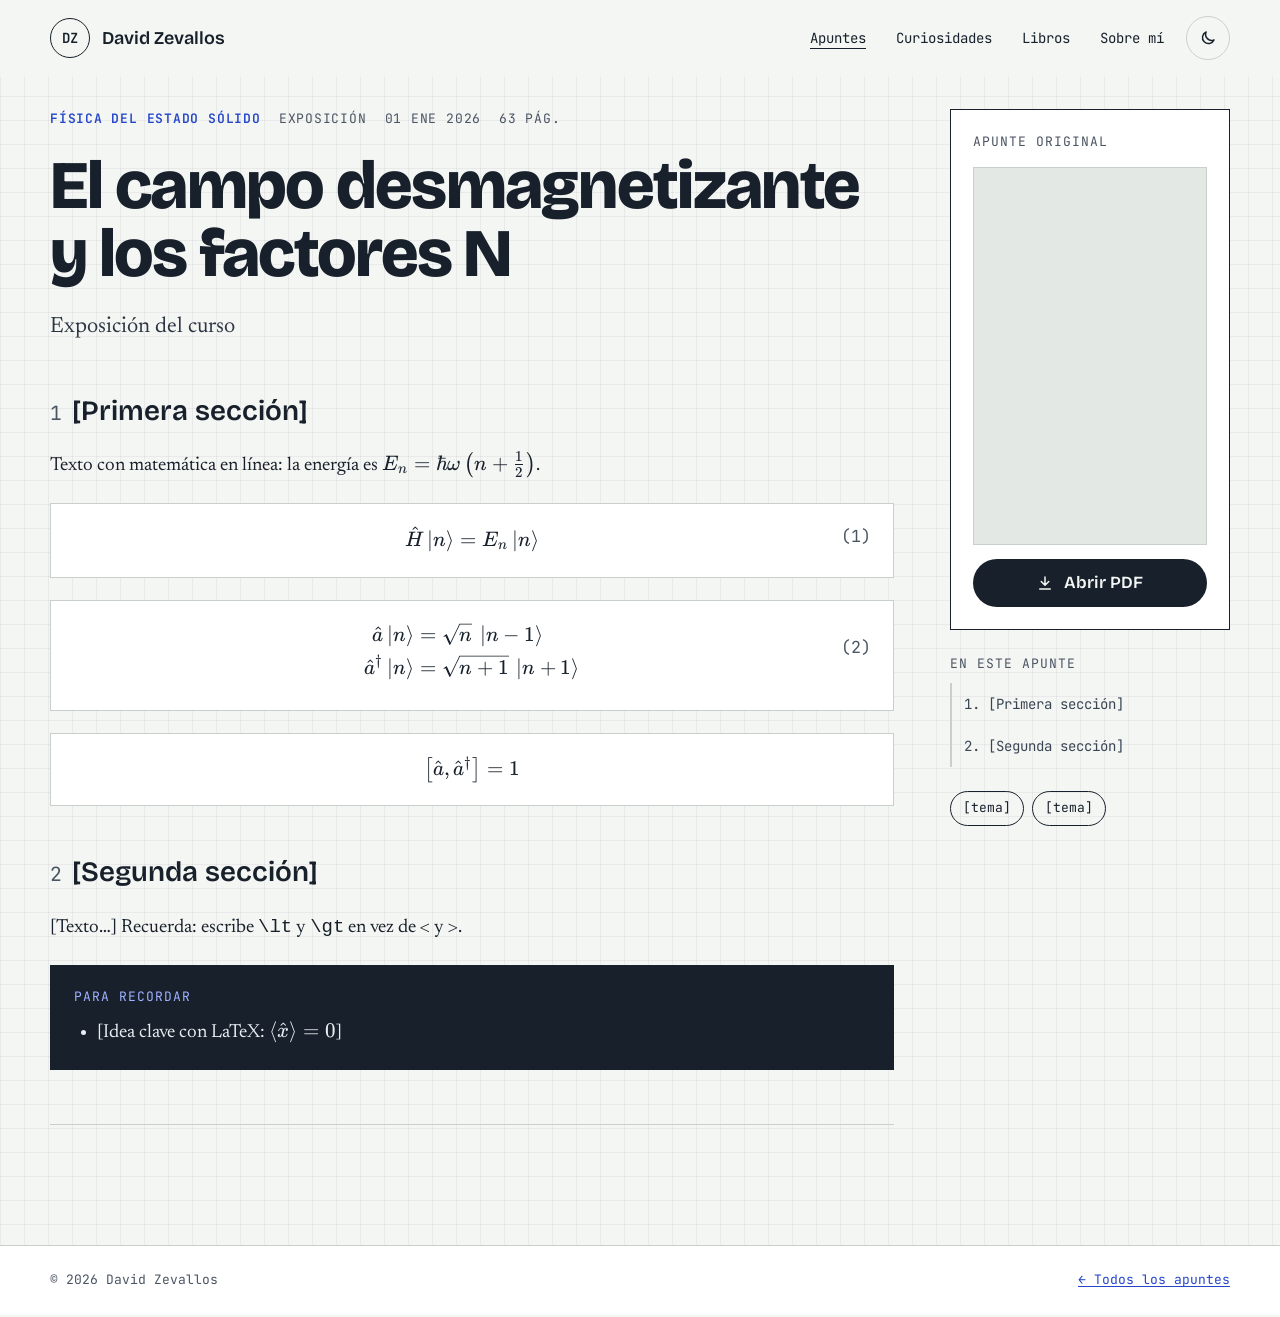
<file: apuntes/fisicasolido.html>
<!doctype html>
<html lang="es">
<head>
  <meta charset="utf-8">
  <meta name="viewport" content="width=device-width, initial-scale=1, viewport-fit=cover">
  <title>El campo desmagnetizante y los factores N · David Zevallos</title>
  <meta name="description" content="[Resumen de una línea del apunte]">
  <meta name="color-scheme" content="light dark">
  <link rel="icon" href="data:image/svg+xml,%3Csvg xmlns='http://www.w3.org/2000/svg' viewBox='0 0 64 64'%3E%3Ccircle cx='32' cy='32' r='29' fill='%2317202B'/%3E%3Ctext x='32' y='41' font-family='monospace' font-size='24' font-weight='700' fill='%23F4F6F3' text-anchor='middle'%3EDZ%3C/text%3E%3C/svg%3E">
  <script>
    try {
      var t = localStorage.getItem('tema');
      if (t === 'claro' || t === 'oscuro') document.documentElement.dataset.tema = t;
    } catch (e) {}
  </script>
  <link rel="preconnect" href="https://fonts.googleapis.com">
  <link rel="preconnect" href="https://fonts.gstatic.com" crossorigin>
  <link rel="stylesheet" href="https://fonts.googleapis.com/css2?family=Bricolage+Grotesque:opsz,wght@12..96,400;12..96,600;12..96,800&family=Newsreader:ital,opsz,wght@0,6..72,400;0,6..72,500;1,6..72,400&family=JetBrains+Mono:wght@400;600&display=swap">
  <link rel="stylesheet" href="../vendor/katex/katex.min.css">
  <link rel="stylesheet" href="../css/styles.css">
  <script src="../vendor/katex/katex.min.js" defer></script>
  <script src="../vendor/katex/auto-render.min.js" defer></script>
  <script src="../js/latex.js" defer></script>
  <script src="../js/datos.js" defer></script>
  <script src="../js/main.js" defer></script>
</head>
<body data-pagina="apunte">

  <a class="saltar" href="#contenido">Saltar al contenido</a>

  <header class="cabecera">
    <div class="contenedor cabecera__fila">
      <a class="marca" href="../index.html" aria-label="David Zevallos, inicio">
        <span class="marca__sello" aria-hidden="true">DZ</span>
        <span class="marca__nombre">David Zevallos</span>
      </a>
      <button class="menu-boton" type="button" aria-expanded="false" aria-controls="menu-principal" aria-label="Abrir menú">
        <svg viewBox="0 0 24 24" width="22" height="22" aria-hidden="true"><path d="M4 7h16M4 12h16M4 17h16"/></svg>
      </button>
      <nav id="menu-principal" class="menu" aria-label="Secciones">
        <a href="../index.html#apuntes" aria-current="page">Apuntes</a>
        <a href="../index.html#curiosidades">Curiosidades</a>
        <a href="../index.html#libros">Libros</a>
        <a href="../index.html#fotos" hidden>Fotos</a>
        <a href="../index.html#sobre-mi">Sobre mí</a>
        <button class="tema-boton" type="button" aria-label="Cambiar a tema oscuro">
          <svg class="icono-luna" viewBox="0 0 24 24" width="18" height="18" aria-hidden="true"><path d="M20 14.5A8 8 0 0 1 9.5 4a8 8 0 1 0 10.5 10.5Z"/></svg>
          <svg class="icono-sol" viewBox="0 0 24 24" width="18" height="18" aria-hidden="true"><circle cx="12" cy="12" r="4"/><path d="M12 2v2M12 20v2M4.9 4.9l1.4 1.4M17.7 17.7l1.4 1.4M2 12h2M20 12h2M4.9 19.1l1.4-1.4M17.7 6.3l1.4-1.4"/></svg>
        </button>
      </nav>
    </div>
  </header>

  <main id="contenido" class="contenedor nota-pagina">

    <article class="nota">
      <!-- 1. Cambia curso, clase, fecha y páginas -->
      <p class="nota__meta">
        <strong>Física del Estado Sólido</strong>
        <span>Exposición</span>
        <time datetime="2026-01-01">01 ene 2026</time>
        <span>63 pág.</span>
      </p>
      <h1 class="nota__titulo">El campo desmagnetizante y los factores N</h1>
      <p class="nota__entrada">Exposición del curso</p>

      <!-- 2. Cada sección: un id (para el índice lateral) y su título -->
      <section id="seccion-1" aria-labelledby="h-seccion-1">
        <h2 id="h-seccion-1"><span class="num">1</span>[Primera sección]</h2>
      </section>
      <p>Texto con matemática en línea: la energía es $E_n = \hbar\omega\left(n + \tfrac12\right)$.</p>

      <!-- Ecuación numerada: va dentro de <div class="ecuacion"> con \tag{n} -->
      <div class="ecuacion">
        $$ \hat{H}\ket{n} = E_n\ket{n} \tag{1} $$
      </div>

      <!-- Varias líneas alineadas -->
      <div class="ecuacion">
        $$
        \begin{aligned}
          \hat{a}\ket{n} &= \sqrt{n}\,\ket{n-1} \\
          \hat{a}^\dagger\ket{n} &= \sqrt{n+1}\,\ket{n+1}
        \end{aligned}
        \tag{2}
        $$
      </div>

      <!-- Ecuación sin número: sin \tag -->
      <div class="ecuacion">
        $$ \comm{\hat a}{\hat a^\dagger} = 1 $$
      </div>

      <section id="seccion-2" aria-labelledby="h-seccion-2">
        <h2 id="h-seccion-2"><span class="num">2</span>[Segunda sección]</h2>
      </section>
      <p>[Texto…] Recuerda: escribe <code>\lt</code> y <code>\gt</code> en vez de &lt; y &gt;.</p>

      <div class="recuadro">
        <p class="etiqueta">Para recordar</p>
        <ul>
          <li>[Idea clave con LaTeX: $\expval{\hat x} = 0$]</li>
        </ul>
      </div>

      <!-- 3. Cambia data-url por la ruta de ESTE archivo -->
      <nav class="vecinos" id="vecinos" data-url="apuntes/NOMBRE-DEL-ARCHIVO.html" aria-label="Otros apuntes"></nav>
    </article>

    <aside class="lateral">
            <div class="pdf-caja">
        <p class="etiqueta">Apunte original</p>

        <iframe
          class="pdf-caja__visor"
          src="../pdf/Campo_desmagnetizante_factores_N.pdf#view=FitH&toolbar=0"
          title="Apunte original: campo desmagnetizante y factores N"
          loading="lazy">
        </iframe>

        <a class="boton boton--lleno" href="../pdf/Campo_desmagnetizante_factores_N.pdf" target="_blank" rel="noopener">
          <svg viewBox="0 0 24 24" width="18" height="18" aria-hidden="true"><path d="M12 4v11M7 10l5 5 5-5M5 20h14"/></svg>
          Abrir PDF
        </a>
      </div>

      <nav class="indice" aria-label="En este apunte">
        <p class="etiqueta">En este apunte</p>
        <a href="#seccion-1">1. [Primera sección]</a>
        <a href="#seccion-2">2. [Segunda sección]</a>
      </nav>

      <ul class="temas" aria-label="Temas">
        <li>[tema]</li>
        <li>[tema]</li>
      </ul>
    </aside>

  </main>

  <footer class="pie superficie">
    <div class="contenedor pie__fila">
      <span>© <span id="anio">2026</span> David Zevallos</span>
      <a href="../index.html#apuntes">← Todos los apuntes</a>
    </div>
  </footer>
</body>
</html>
</file>
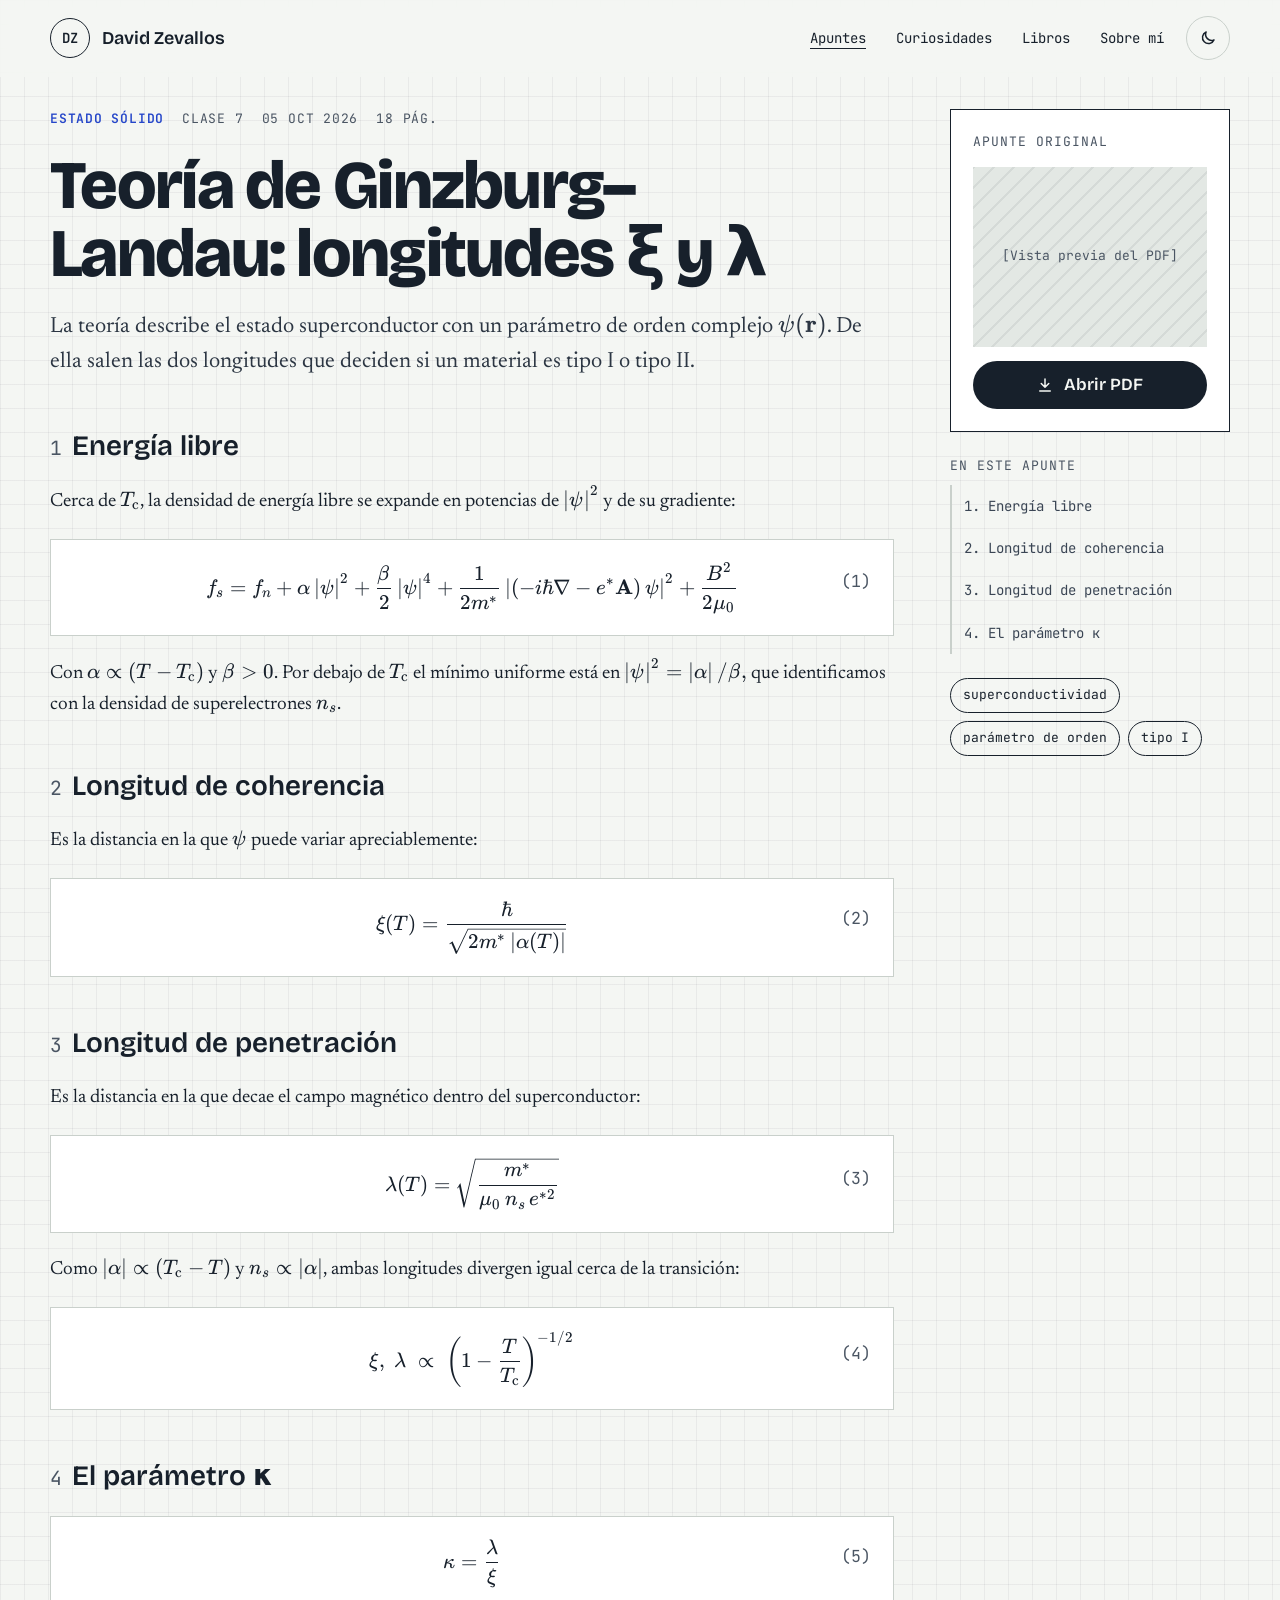
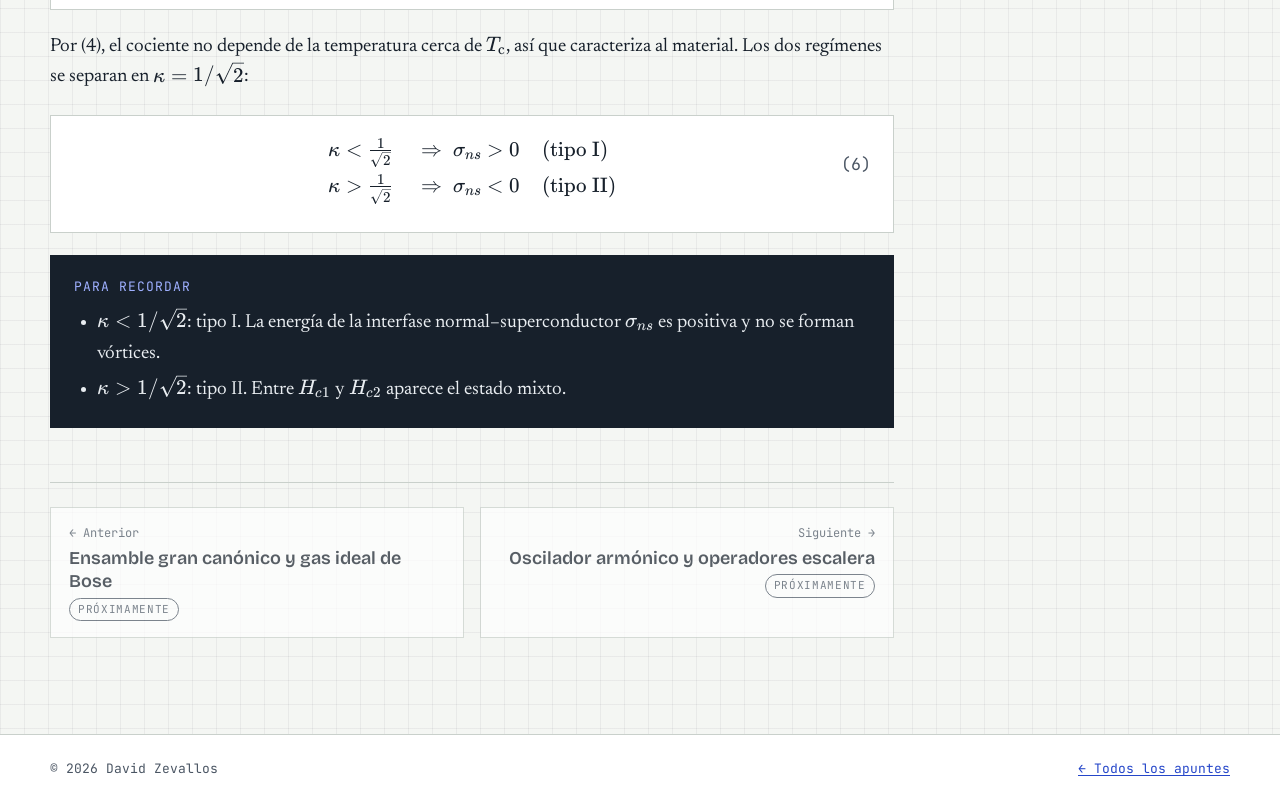
<file: apuntes/ginzburg-landau.html>
<!doctype html>
<html lang="es">
<head>
  <meta charset="utf-8">
  <meta name="viewport" content="width=device-width, initial-scale=1, viewport-fit=cover">
  <title>Teoría de Ginzburg–Landau · David Zevallos</title>
  <meta name="description" content="Apunte de Estado sólido: energía libre de Ginzburg–Landau, longitud de coherencia, longitud de penetración y el parámetro κ.">
  <meta name="color-scheme" content="light dark">
  <link rel="icon" href="data:image/svg+xml,%3Csvg xmlns='http://www.w3.org/2000/svg' viewBox='0 0 64 64'%3E%3Ccircle cx='32' cy='32' r='29' fill='%2317202B'/%3E%3Ctext x='32' y='41' font-family='monospace' font-size='24' font-weight='700' fill='%23F4F6F3' text-anchor='middle'%3EDZ%3C/text%3E%3C/svg%3E">
  <script>
    try {
      var t = localStorage.getItem('tema');
      if (t === 'claro' || t === 'oscuro') document.documentElement.dataset.tema = t;
    } catch (e) {}
  </script>
  <link rel="preconnect" href="https://fonts.googleapis.com">
  <link rel="preconnect" href="https://fonts.gstatic.com" crossorigin>
  <link rel="stylesheet" href="https://fonts.googleapis.com/css2?family=Bricolage+Grotesque:opsz,wght@12..96,400;12..96,600;12..96,800&family=Newsreader:ital,opsz,wght@0,6..72,400;0,6..72,500;1,6..72,400&family=JetBrains+Mono:wght@400;600&display=swap">
  <link rel="stylesheet" href="../vendor/katex/katex.min.css">
  <link rel="stylesheet" href="../css/styles.css">
  <script src="../vendor/katex/katex.min.js" defer></script>
  <script src="../vendor/katex/auto-render.min.js" defer></script>
  <script src="../js/latex.js" defer></script>
  <script src="../js/datos.js" defer></script>
  <script src="../js/main.js" defer></script>
</head>
<body data-pagina="apunte">

  <a class="saltar" href="#contenido">Saltar al contenido</a>

  <header class="cabecera">
    <div class="contenedor cabecera__fila">
      <a class="marca" href="../index.html" aria-label="David Zevallos, inicio">
        <span class="marca__sello" aria-hidden="true">DZ</span>
        <span class="marca__nombre">David Zevallos</span>
      </a>
      <button class="menu-boton" type="button" aria-expanded="false" aria-controls="menu-principal" aria-label="Abrir menú">
        <svg viewBox="0 0 24 24" width="22" height="22" aria-hidden="true"><path d="M4 7h16M4 12h16M4 17h16"/></svg>
      </button>
      <nav id="menu-principal" class="menu" aria-label="Secciones">
        <a href="../index.html#apuntes" aria-current="page">Apuntes</a>
        <a href="../index.html#curiosidades">Curiosidades</a>
        <a href="../index.html#libros">Libros</a>
        <a href="../index.html#fotos" hidden>Fotos</a>
        <a href="../index.html#sobre-mi">Sobre mí</a>
        <button class="tema-boton" type="button" aria-label="Cambiar a tema oscuro">
          <svg class="icono-luna" viewBox="0 0 24 24" width="18" height="18" aria-hidden="true"><path d="M20 14.5A8 8 0 0 1 9.5 4a8 8 0 1 0 10.5 10.5Z"/></svg>
          <svg class="icono-sol" viewBox="0 0 24 24" width="18" height="18" aria-hidden="true"><circle cx="12" cy="12" r="4"/><path d="M12 2v2M12 20v2M4.9 4.9l1.4 1.4M17.7 17.7l1.4 1.4M2 12h2M20 12h2M4.9 19.1l1.4-1.4M17.7 6.3l1.4-1.4"/></svg>
        </button>
      </nav>
    </div>
  </header>

  <main id="contenido" class="contenedor nota-pagina">

    <article class="nota">
      <p class="nota__meta">
        <strong>Estado sólido</strong>
        <span>Clase 7</span>
        <time datetime="2026-10-05">05 oct 2026</time>
        <span>18 pág.</span>
      </p>
      <h1 class="nota__titulo">Teoría de Ginzburg–Landau: longitudes ξ y λ</h1>
      <p class="nota__entrada">La teoría describe el estado superconductor con un parámetro de orden complejo $\psi(\vb{r})$. De ella salen las dos longitudes que deciden si un material es tipo&nbsp;I o tipo&nbsp;II.</p>

      <section id="energia" aria-labelledby="h-energia">
        <h2 id="h-energia"><span class="num">1</span>Energía libre</h2>
      </section>
      <p>Cerca de $\tc$, la densidad de energía libre se expande en potencias de $\abs{\psi}^2$ y de su gradiente:</p>
      <div class="ecuacion">
        $$
        f_s = f_n + \alpha \abs{\psi}^2 + \frac{\beta}{2}\abs{\psi}^4
        + \frac{1}{2m^*}\abs{\left(-i\hbar\grad - e^*\vb{A}\right)\psi}^2
        + \frac{B^2}{2\mu_0}
        \tag{1}
        $$
      </div>
      <p>Con $\alpha \propto (T-\tc)$ y $\beta \gt 0$. Por debajo de $\tc$ el mínimo uniforme está en $\abs{\psi}^2 = \abs{\alpha}/\beta,$ que identificamos con la densidad de superelectrones $n_s$.</p>

      <section id="xi" aria-labelledby="h-xi">
        <h2 id="h-xi"><span class="num">2</span>Longitud de coherencia</h2>
      </section>
      <p>Es la distancia en la que $\psi$ puede variar apreciablemente:</p>
      <div class="ecuacion">
        $$ \xi(T) = \frac{\hbar}{\sqrt{2m^*\abs{\alpha(T)}}} \tag{2} $$
      </div>

      <section id="lambda" aria-labelledby="h-lambda">
        <h2 id="h-lambda"><span class="num">3</span>Longitud de penetración</h2>
      </section>
      <p>Es la distancia en la que decae el campo magnético dentro del superconductor:</p>
      <div class="ecuacion">
        $$ \lambda(T) = \sqrt{\frac{m^*}{\mu_0\, n_s\, e^{*2}}} \tag{3} $$
      </div>
      <p>Como $\abs{\alpha} \propto (\tc - T)$ y $n_s \propto \abs{\alpha}$, ambas longitudes divergen igual cerca de la transición:</p>
      <div class="ecuacion">
        $$ \xi,\ \lambda \;\propto\; \left(1 - \frac{T}{\tc}\right)^{-1/2} \tag{4} $$
      </div>

      <section id="kappa" aria-labelledby="h-kappa">
        <h2 id="h-kappa"><span class="num">4</span>El parámetro κ</h2>
      </section>
      <div class="ecuacion">
        $$ \kappa = \frac{\lambda}{\xi} \tag{5} $$
      </div>
      <p>Por (4), el cociente no depende de la temperatura cerca de $\tc$, así que caracteriza al material. Los dos regímenes se separan en $\kappa = 1/\sqrt{2}$:</p>
      <div class="ecuacion">
        $$
        \begin{aligned}
          \kappa &\lt \tfrac{1}{\sqrt{2}} &&\Rightarrow\ \sigma_{ns} \gt 0 &&\text{(tipo I)}\\[2pt]
          \kappa &\gt \tfrac{1}{\sqrt{2}} &&\Rightarrow\ \sigma_{ns} \lt 0 &&\text{(tipo II)}
        \end{aligned}
        \tag{6}
        $$
      </div>

      <div class="recuadro">
        <p class="etiqueta">Para recordar</p>
        <ul>
          <li>$\kappa \lt 1/\sqrt{2}$: tipo&nbsp;I. La energía de la interfase normal–superconductor $\sigma_{ns}$ es positiva y no se forman vórtices.</li>
          <li>$\kappa \gt 1/\sqrt{2}$: tipo&nbsp;II. Entre $H_{c1}$ y $H_{c2}$ aparece el estado mixto.</li>
        </ul>
      </div>

      <nav class="vecinos" id="vecinos" data-url="apuntes/ginzburg-landau.html" aria-label="Otros apuntes"></nav>
    </article>

    <aside class="lateral">
      <div class="pdf-caja">
        <p class="etiqueta">Apunte original</p>
        <!-- Cuando tengas el PDF: cámbialo por
             <a class="boton boton--lleno" href="../pdf/ginzburg-landau.pdf" target="_blank" rel="noopener">Abrir PDF escaneado</a> -->
        <div class="hueco">[Vista previa del PDF]</div>
        <a class="boton boton--lleno" href="../pdf/ginzburg-landau.pdf" target="_blank" rel="noopener">
          <svg viewBox="0 0 24 24" width="18" height="18" aria-hidden="true"><path d="M12 4v11M7 10l5 5 5-5M5 20h14"/></svg>
          Abrir PDF
        </a>
      </div>

      <nav class="indice" aria-label="En este apunte">
        <p class="etiqueta">En este apunte</p>
        <a href="#energia">1. Energía libre</a>
        <a href="#xi">2. Longitud de coherencia</a>
        <a href="#lambda">3. Longitud de penetración</a>
        <a href="#kappa">4. El parámetro κ</a>
      </nav>

      <ul class="temas" aria-label="Temas">
        <li>superconductividad</li>
        <li>parámetro de orden</li>
        <li>tipo I</li>
      </ul>
    </aside>

  </main>

  <footer class="pie superficie">
    <div class="contenedor pie__fila">
      <span>© <span id="anio">2026</span> David Zevallos</span>
      <a href="../index.html#apuntes">← Todos los apuntes</a>
    </div>
  </footer>
</body>
</html>
</file>
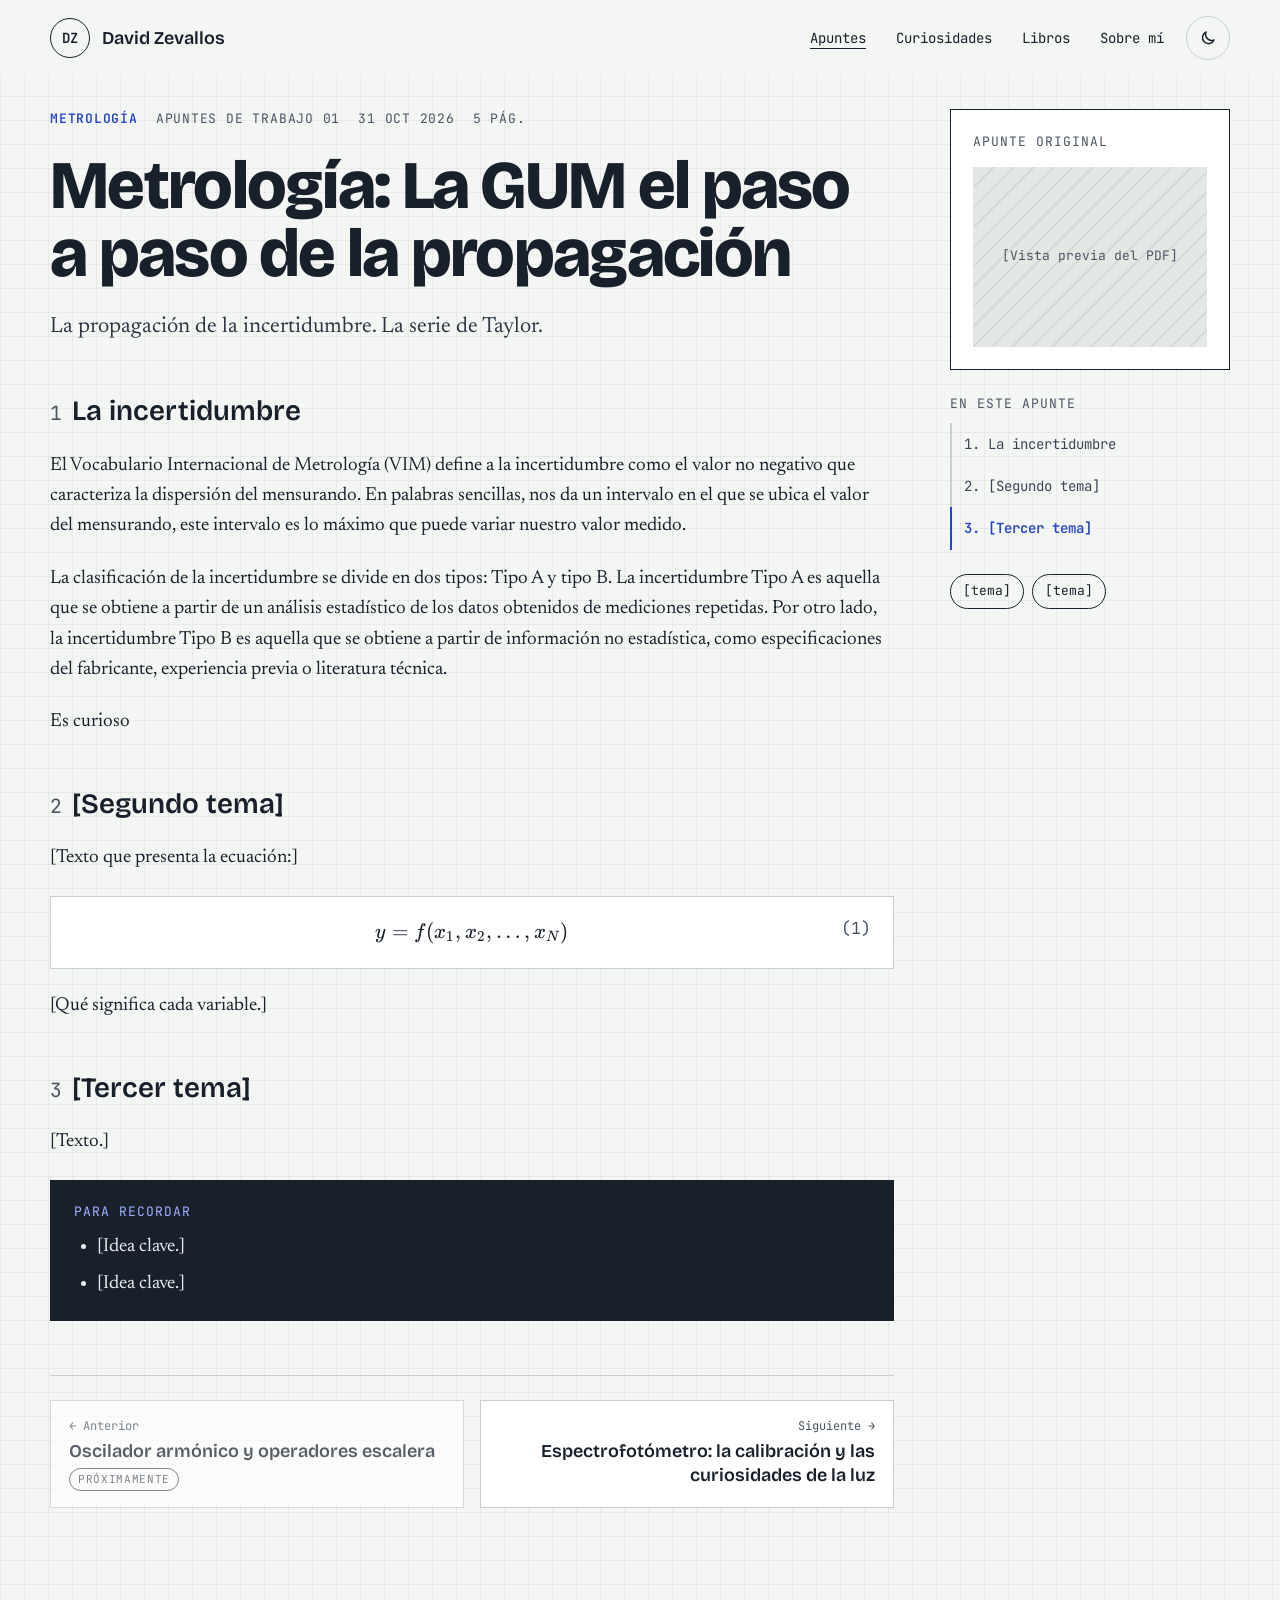
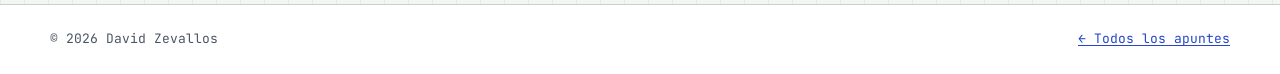
<file: apuntes/metrologia.html>
<!doctype html>
<html lang="es">
<head>
  <meta charset="utf-8">
  <meta name="viewport" content="width=device-width, initial-scale=1, viewport-fit=cover">
  <title>Metrología: La GUM, el paso a paso de la propagación</title>
  <meta name="description" content="Apunte de Metrología: la propagación de la incertidumbre según la GUM.">
  <meta name="color-scheme" content="light dark">
  <link rel="icon" href="data:image/svg+xml,%3Csvg xmlns='http://www.w3.org/2000/svg' viewBox='0 0 64 64'%3E%3Ccircle cx='32' cy='32' r='29' fill='%2317202B'/%3E%3Ctext x='32' y='41' font-family='monospace' font-size='24' font-weight='700' fill='%23F4F6F3' text-anchor='middle'%3EDZ%3C/text%3E%3C/svg%3E">
  <script>
    try {
      var t = localStorage.getItem('tema');
      if (t === 'claro' || t === 'oscuro') document.documentElement.dataset.tema = t;
    } catch (e) {}
  </script>
  <link rel="preconnect" href="https://fonts.googleapis.com">
  <link rel="preconnect" href="https://fonts.gstatic.com" crossorigin>
  <link rel="stylesheet" href="https://fonts.googleapis.com/css2?family=Bricolage+Grotesque:opsz,wght@12..96,400;12..96,600;12..96,800&family=Newsreader:ital,opsz,wght@0,6..72,400;0,6..72,500;1,6..72,400&family=JetBrains+Mono:wght@400;600&display=swap">
  <link rel="stylesheet" href="../vendor/katex/katex.min.css">
  <link rel="stylesheet" href="../css/styles.css">
  <script src="../vendor/katex/katex.min.js" defer></script>
  <script src="../vendor/katex/auto-render.min.js" defer></script>
  <script src="../js/latex.js" defer></script>
  <script src="../js/datos.js" defer></script>
  <script src="../js/main.js" defer></script>
</head>
<body data-pagina="apunte">

  <a class="saltar" href="#contenido">Saltar al contenido</a>

  <header class="cabecera">
    <div class="contenedor cabecera__fila">
      <a class="marca" href="../index.html" aria-label="David Zevallos, inicio">
        <span class="marca__sello" aria-hidden="true">DZ</span>
        <span class="marca__nombre">David Zevallos</span>
      </a>
      <button class="menu-boton" type="button" aria-expanded="false" aria-controls="menu-principal" aria-label="Abrir menú">
        <svg viewBox="0 0 24 24" width="22" height="22" aria-hidden="true"><path d="M4 7h16M4 12h16M4 17h16"/></svg>
      </button>
      <nav id="menu-principal" class="menu" aria-label="Secciones">
        <a href="../index.html#apuntes" aria-current="page">Apuntes</a>
        <a href="../index.html#curiosidades">Curiosidades</a>
        <a href="../index.html#libros">Libros</a>
        <a href="../index.html#fotos" hidden>Fotos</a>
        <a href="../index.html#sobre-mi">Sobre mí</a>
        <button class="tema-boton" type="button" aria-label="Cambiar a tema oscuro">
          <svg class="icono-luna" viewBox="0 0 24 24" width="18" height="18" aria-hidden="true"><path d="M20 14.5A8 8 0 0 1 9.5 4a8 8 0 1 0 10.5 10.5Z"/></svg>
          <svg class="icono-sol" viewBox="0 0 24 24" width="18" height="18" aria-hidden="true"><circle cx="12" cy="12" r="4"/><path d="M12 2v2M12 20v2M4.9 4.9l1.4 1.4M17.7 17.7l1.4 1.4M2 12h2M20 12h2M4.9 19.1l1.4-1.4M17.7 6.3l1.4-1.4"/></svg>
        </button>
      </nav>
    </div>
  </header>

  <main id="contenido" class="contenedor nota-pagina">

    <article class="nota">
      <!-- ============ DATOS DE LA CLASE ============ -->
      <p class="nota__meta">
        <strong>Metrología</strong>
        <span> Apuntes de trabajo 01</span>
        <time datetime="2026-10-31">31 oct 2026</time>
        <span>5 pág.</span>
      </p>
      <h1 class="nota__titulo">Metrología: La GUM el paso a paso de la propagación</h1>
      <p class="nota__entrada">La propagación de la incertidumbre. La serie de Taylor.</p>

      <!-- ============ BLOQUES PARA COPIAR (LaTeX) ============

      Sección nueva (id sin espacios ni tildes; agrégala también al índice del lateral):
        <section id="seccion-x" aria-labelledby="h-seccion-x">
          <h2 id="h-seccion-x"><span class="num">4</span>Título</h2>
        </section>

      Matemática dentro de un párrafo:
        <p>La variable $x_i$ tiene incertidumbre $u(x_i)$.</p>

      Ecuación numerada (el número va con \tag):
        <div class="ecuacion">
          $$ y = x \pm U \tag{2} $$
        </div>

      Ecuación sin número (sin \tag):
        <div class="ecuacion">
          $$ U = k\,u_c(y) $$
        </div>

      Varias líneas alineadas en el signo =:
        <div class="ecuacion">
          $$
          \begin{aligned}
            u_c^2(y) &= \sum_{i=1}^{N} c_i^2\,u^2(x_i) \\
            c_i &= \pdv{f}{x_i}
          \end{aligned}
          \tag{3}
          $$
        </div>

      Ojo: usa \lt y \gt en vez de < y >.

      Recuadro:
        <div class="recuadro">
          <p class="etiqueta">Para recordar</p>
          <ul>
            <li>Idea con fórmula: $k = 2$ da aprox. 95 % de cobertura.</li>
          </ul>
        </div>

      ======================================================= -->

      <!-- 1 -->
      <section id="seccion-1" aria-labelledby="h-seccion-1">
        <h2 id="h-seccion-1"><span class="num">1</span>La incertidumbre</h2>
      </section>
      <p>
        El Vocabulario Internacional de Metrología (VIM) define a la incertidumbre como el valor no negativo que caracteriza la dispersión del mensurando. En palabras sencillas, nos da un intervalo en el que se ubica el valor del mensurando, este intervalo es lo máximo que puede variar nuestro valor medido.
      </p>
      <p>
        La clasificación de la incertidumbre se divide en dos tipos: Tipo A y tipo B. La incertidumbre Tipo A es aquella que se obtiene a partir de un análisis estadístico de los datos obtenidos de mediciones repetidas. Por otro lado, la incertidumbre Tipo B es aquella que se obtiene a partir de información no estadística, como especificaciones del fabricante, experiencia previa o literatura técnica.
      </p> 
      <p>
        Es curioso 
      </p>
      <!-- 2 -->
      <section id="seccion-2" aria-labelledby="h-seccion-2">
        <h2 id="h-seccion-2"><span class="num">2</span>[Segundo tema]</h2>
      </section>
      <p>[Texto que presenta la ecuación:]</p>
      <div class="ecuacion">
        $$ y = f(x_1, x_2, \dots, x_N) \tag{1} $$
      </div>
      <p>[Qué significa cada variable.]</p>

      <!-- 3 -->
      <section id="seccion-3" aria-labelledby="h-seccion-3">
        <h2 id="h-seccion-3"><span class="num">3</span>[Tercer tema]</h2>
      </section>
      <p>[Texto.]</p>

      <div class="recuadro">
        <p class="etiqueta">Para recordar</p>
        <ul>
          <li>[Idea clave.]</li>
          <li>[Idea clave.]</li>
        </ul>
      </div>

      <nav class="vecinos" id="vecinos" data-url="apuntes/metrologia.html" aria-label="Otros apuntes"></nav>
    </article>

    <aside class="lateral">
      <div class="pdf-caja">
        <p class="etiqueta">Apunte original</p>
        <div class="hueco">[Vista previa del PDF]</div>
        <!-- Cuando subas el PDF a pdf/, quita este comentario:
        <a class="boton boton--lleno" href="../pdf/metrologia.pdf" target="_blank" rel="noopener">
          <svg viewBox="0 0 24 24" width="18" height="18" aria-hidden="true"><path d="M12 4v11M7 10l5 5 5-5M5 20h14"/></svg>
          Abrir PDF
        </a>
        -->
      </div>

      <nav class="indice" aria-label="En este apunte">
        <p class="etiqueta">En este apunte</p>
        <a href="#seccion-1">1. La incertidumbre</a>
        <a href="#seccion-2">2. [Segundo tema]</a>
        <a href="#seccion-3">3. [Tercer tema]</a>
      </nav>

      <ul class="temas" aria-label="Temas">
        <li>[tema]</li>
        <li>[tema]</li>
      </ul>
    </aside>

  </main>

  <footer class="pie superficie">
    <div class="contenedor pie__fila">
      <span>© <span id="anio">2026</span> David Zevallos</span>
      <a href="../index.html#apuntes">← Todos los apuntes</a>
    </div>
  </footer>
</body>
</html>
</file>
<file: css/styles.css>
/* =========================================================================
   styles.css — David Zevallos
   Concepto: cuaderno de laboratorio. Papel milimetrado, tinta oscura,
   un acento azul de bolígrafo y otro ocre para lo curioso.
   ========================================================================= */

/* ---------- Tokens (tema claro) ---------- */
:root {
  --papel: #F4F6F3;
  --rejilla: rgba(23, 32, 43, 0.055);
  --superficie: #FFFFFF;
  --tinta: #17202B;
  --tinta-2: #2C3643;
  --tinta-3: #3A4554;
  --gris: #4A5563;
  --linea: #C9D0CB;
  --acento: #2546C9;
  --acento-hover: #17318F;
  --calido: #9A4708;
  --hueco: #E3E8E4;
  --hueco-raya: rgba(23, 32, 43, 0.07);

  /* La banda de apuntes es oscura en ambos temas */
  --banda: #17202B;
  --banda-tinta: #E9EDF1;
  --banda-gris: #B7C1CC;
  --banda-linea: #3A4757;
  --banda-acento: #9FB0FF;
  --banda-chip: #4C5A6B;

  --f-titulo: 'Bricolage Grotesque', 'Segoe UI', system-ui, sans-serif;
  --f-texto: 'Newsreader', Georgia, 'Times New Roman', serif;
  --f-dato: 'JetBrains Mono', ui-monospace, 'SFMono-Regular', Menlo, Consolas, monospace;

  --ancho: 1180px;
  --gutter: max(16px, env(safe-area-inset-left, 0px));
  --gutter-d: max(16px, env(safe-area-inset-right, 0px));

  color-scheme: light;
}

/* ---------- Tema oscuro: sistema ---------- */
@media (prefers-color-scheme: dark) {
  :root:not([data-tema="claro"]) {
    --papel: #10151C;
    --rejilla: rgba(233, 237, 241, 0.045);
    --superficie: #18202A;
    --tinta: #E6EAEE;
    --tinta-2: #CDD4DC;
    --tinta-3: #B4BDC7;
    --gris: #9AA5B1;
    --linea: #2E3946;
    --acento: #93A6FF;
    --acento-hover: #C0CBFF;
    --calido: #E8A266;
    --hueco: #1E2732;
    --hueco-raya: rgba(233, 237, 241, 0.06);
    --banda: #0A0E13;
    --banda-linea: #26313D;
    color-scheme: dark;
  }
}
/* ---------- Tema oscuro: elegido con el botón ---------- */
:root[data-tema="oscuro"] {
  --papel: #10151C;
  --rejilla: rgba(233, 237, 241, 0.045);
  --superficie: #18202A;
  --tinta: #E6EAEE;
  --tinta-2: #CDD4DC;
  --tinta-3: #B4BDC7;
  --gris: #9AA5B1;
  --linea: #2E3946;
  --acento: #93A6FF;
  --acento-hover: #C0CBFF;
  --calido: #E8A266;
  --hueco: #1E2732;
  --hueco-raya: rgba(233, 237, 241, 0.06);
  --banda: #0A0E13;
  --banda-linea: #26313D;
  color-scheme: dark;
}

/* ---------- Base ---------- */
*, *::before, *::after { box-sizing: border-box; }

html { scroll-behavior: smooth; scroll-padding-top: 88px; -webkit-text-size-adjust: 100%; }
@media (prefers-reduced-motion: reduce) { html { scroll-behavior: auto; } }

body {
  margin: 0;
  background-color: var(--papel);
  background-image:
    linear-gradient(var(--rejilla) 1px, transparent 1px),
    linear-gradient(90deg, var(--rejilla) 1px, transparent 1px);
  background-size: 24px 24px;
  color: var(--tinta);
  font-family: var(--f-texto);
  font-size: 1.1875rem;
  line-height: 1.6;
  text-rendering: optimizeLegibility;
}

[hidden] { display: none !important; }
img { max-width: 100%; height: auto; display: block; }
svg { fill: none; stroke: currentColor; stroke-width: 2; stroke-linecap: round; stroke-linejoin: round; }

a { color: var(--acento); text-underline-offset: 0.18em; }
a:hover { color: var(--acento-hover); }

:focus-visible { outline: 2px solid var(--acento); outline-offset: 3px; border-radius: 4px; }

h1, h2, h3 { text-wrap: balance; }
p { margin: 0; }

.visualmente-oculto {
  position: absolute; width: 1px; height: 1px; padding: 0; margin: -1px;
  overflow: hidden; clip: rect(0 0 0 0); white-space: nowrap; border: 0;
}

.saltar {
  position: absolute; left: 16px; top: -60px; z-index: 50;
  background: var(--tinta); color: var(--papel); padding: 10px 16px;
  font-family: var(--f-dato); font-size: 0.875rem; text-decoration: none;
}
.saltar:focus { top: calc(12px + env(safe-area-inset-top, 0px)); color: var(--papel); }

.contenedor {
  width: 100%;
  max-width: calc(var(--ancho) + 48px);
  margin-inline: auto;
  padding-left: max(24px, var(--gutter));
  padding-right: max(24px, var(--gutter-d));
}
@media (max-width: 480px) {
  .contenedor { padding-left: var(--gutter); padding-right: var(--gutter-d); }
}

/* ---------- Piezas pequeñas ---------- */
.etiqueta {
  font-family: var(--f-dato);
  font-size: 0.8125rem;
  letter-spacing: 0.08em;
  text-transform: uppercase;
  color: var(--gris);
}
.etiqueta--clara { color: var(--banda-acento); }
.etiqueta--calida { color: var(--calido); }

.boton {
  display: inline-flex; align-items: center; gap: 10px;
  min-height: 48px; padding: 0 22px;
  border-radius: 999px;
  font-family: var(--f-titulo); font-weight: 600; font-size: 1.0625rem;
  text-decoration: none;
  transition: transform 0.15s ease, background-color 0.15s ease;
}
.boton:active { transform: translateY(1px); }
.boton--lleno { background: var(--tinta); color: var(--papel); }
.boton--lleno:hover { background: var(--tinta-2); color: var(--papel); }
.boton--borde { border: 1.5px solid var(--tinta); color: var(--tinta); }
.boton--borde:hover { background: var(--superficie); color: var(--tinta); }

.insignia {
  display: inline-block;
  margin-left: 10px;
  padding: 2px 8px;
  border: 1px solid currentColor;
  border-radius: 999px;
  font-family: var(--f-dato);
  font-size: 0.6875rem;
  letter-spacing: 0.06em;
  text-transform: uppercase;
  vertical-align: 1px;
}

/* ---------- Cabecera ---------- */
body::before {
  content: ""; position: fixed; inset: 0 0 auto;
  height: env(safe-area-inset-top, 0px); z-index: 30;
  background: var(--papel);
}

.cabecera {
  position: sticky; top: env(safe-area-inset-top, 0px); z-index: 20;
  background: color-mix(in srgb, var(--papel) 88%, transparent);
  -webkit-backdrop-filter: blur(10px);
  backdrop-filter: blur(10px);
  border-bottom: 1px solid transparent;
}
.cabecera__fila {
  display: flex; align-items: center; justify-content: space-between; gap: 16px;
  padding-block: 16px;
}

.marca { display: flex; align-items: center; gap: 12px; color: var(--tinta); text-decoration: none; }
.marca:hover { color: var(--tinta); }
.marca__sello {
  width: 40px; height: 40px; flex: none;
  display: grid; place-items: center;
  border: 1.5px solid var(--tinta); border-radius: 50%;
  font-family: var(--f-dato); font-size: 0.875rem; font-weight: 600;
}
.marca__nombre { font-family: var(--f-titulo); font-weight: 600; font-size: 1.125rem; }

.menu { display: flex; align-items: center; gap: 2px; font-family: var(--f-dato); font-size: 0.875rem; }
.menu a {
  display: inline-flex; align-items: center; min-height: 44px; padding: 0 14px;
  color: var(--tinta); text-decoration: none; border-radius: 999px;
}
.menu a:hover { background: var(--superficie); color: var(--tinta); }
.menu a[aria-current="page"] { text-decoration: underline; text-underline-offset: 0.35em; }

.tema-boton, .menu-boton {
  width: 44px; height: 44px; flex: none;
  display: inline-grid; place-items: center;
  margin-left: 6px;
  border: 1.5px solid var(--linea); border-radius: 50%;
  background: transparent; color: var(--tinta); cursor: pointer;
}
.tema-boton:hover, .menu-boton:hover { border-color: var(--tinta); }
.icono-sol { display: none; }
:root[data-tema="oscuro"] .icono-sol { display: block; }
:root[data-tema="oscuro"] .icono-luna { display: none; }
@media (prefers-color-scheme: dark) {
  :root:not([data-tema="claro"]) .icono-sol { display: block; }
  :root:not([data-tema="claro"]) .icono-luna { display: none; }
}

.menu-boton { display: none; }

@media (max-width: 760px) {
  .menu-boton { display: inline-grid; }
  .menu {
    position: absolute; left: 0; right: 0; top: 100%;
    flex-direction: column; align-items: stretch; gap: 0;
    padding: 8px var(--gutter-d) 16px var(--gutter);
    background: var(--papel);
    border-bottom: 1.5px solid var(--tinta);
    display: none;
  }
  .menu--abierto { display: flex; }
  .menu a { min-height: 52px; border-radius: 0; border-bottom: 1px solid var(--linea); font-size: 1rem; }
  .tema-boton { margin: 12px 0 0; align-self: flex-start; }
}

/* ---------- Portada ---------- */
.portada {
  display: flex; flex-wrap: wrap; align-items: flex-end; gap: 56px;
  padding-top: 56px; padding-bottom: 88px;
}
.portada__texto { flex: 999 1 520px; min-width: 0; display: flex; flex-direction: column; gap: 24px; }
.portada__titulo {
  margin: 0;
  font-family: var(--f-titulo); font-weight: 800;
  font-size: clamp(3.25rem, 9vw, 7rem);
  line-height: 0.92; letter-spacing: -0.03em;
}
.portada__intro { max-width: 34em; font-size: 1.375rem; color: var(--tinta-2); }
.acciones { display: flex; flex-wrap: wrap; gap: 12px; padding-top: 8px; }

.ficha {
  flex: 1 1 360px; min-width: 0;
  display: flex; flex-direction: column; gap: 14px;
  padding: 24px 26px;
  background: var(--superficie);
  border: 1.5px solid var(--tinta);
  box-shadow: 6px 6px 0 var(--tinta);
}
.ficha__cabeza {
  display: flex; justify-content: space-between; gap: 12px;
  font-family: var(--f-dato); font-size: 0.8125rem; color: var(--gris);
}
.ficha__nota { font-size: 1rem; line-height: 1.5; color: var(--gris); }

/* MathML nativo */
math { font-family: 'STIX Two Math', 'Cambria Math', 'Latin Modern Math', math; }
math[display="block"] { font-size: 1.35em; margin: 0; }
.ecuacion-scroll { overflow-x: auto; padding-block: 6px; }

/* ---------- Secciones ---------- */
.seccion { display: flex; flex-direction: column; gap: 32px; padding-block: 88px; }
.seccion__cabeza {
  display: flex; flex-wrap: wrap; align-items: flex-end; justify-content: space-between; gap: 16px 24px;
}
.seccion__cabeza > div { display: flex; flex-direction: column; gap: 8px; min-width: 0; }
.seccion__titulo {
  margin: 0;
  font-family: var(--f-titulo); font-weight: 800;
  font-size: clamp(2.25rem, 5vw, 3.5rem);
  line-height: 1.02; letter-spacing: -0.02em;
}
.contador { font-family: var(--f-dato); font-size: 0.875rem; color: var(--gris); }

.seccion-borde { border-top: 1.5px solid var(--tinta); }
.superficie { background: var(--superficie); }

/* ---------- Banda de apuntes ---------- */
.banda { background: var(--banda); color: var(--banda-tinta); }
.banda .contador { color: var(--banda-gris); }
.banda :focus-visible { outline-color: var(--banda-acento); }

.herramientas { display: flex; flex-wrap: wrap; align-items: center; justify-content: space-between; gap: 16px; }
.filtros { display: flex; flex-wrap: wrap; gap: 8px; }

.chip {
  min-height: 44px; padding: 0 18px;
  border: 1.5px solid var(--banda-chip); border-radius: 999px;
  background: transparent; color: var(--banda-tinta);
  font-family: var(--f-dato); font-size: 0.875rem;
  cursor: pointer;
  transition: background-color 0.15s ease, border-color 0.15s ease;
}
.chip:hover { border-color: var(--banda-tinta); }
.chip[aria-pressed="true"] {
  background: var(--banda-acento); border-color: var(--banda-acento);
  color: #17202B; font-weight: 600;
}

.buscador {
  flex: 0 1 300px; min-width: 0;
  display: flex; align-items: center; gap: 10px;
  min-height: 44px; padding: 0 16px;
  border: 1.5px solid var(--banda-chip); border-radius: 999px;
  color: var(--banda-gris);
}
.buscador:focus-within { border-color: var(--banda-acento); }
.buscador input {
  flex: 1; min-width: 0;
  border: 0; background: transparent; outline: none;
  color: var(--banda-tinta);
  font-family: var(--f-dato); font-size: 0.9375rem;
}
.buscador input::placeholder { color: var(--banda-gris); opacity: 1; }
@media (max-width: 760px) { .buscador { flex-basis: 100%; } }

.lista-apuntes { list-style: none; margin: 0; padding: 0; border-top: 1px solid var(--banda-linea); }
.apunte {
  display: flex; flex-wrap: wrap; align-items: baseline; gap: 6px 28px;
  padding: 22px 12px;
  border-bottom: 1px solid var(--banda-linea);
  color: var(--banda-tinta); text-decoration: none;
  transition: background-color 0.15s ease, padding-left 0.2s ease;
}
a.apunte:hover { background: rgba(159, 176, 255, 0.08); color: var(--banda-tinta); padding-left: 20px; }
.apunte--pendiente { opacity: 0.72; }
.apunte__curso {
  flex: 0 0 170px;
  font-family: var(--f-dato); font-size: 0.8125rem; letter-spacing: 0.04em; text-transform: uppercase;
  color: var(--banda-acento);
}
.apunte__titulo {
  flex: 999 1 360px; min-width: 0;
  font-family: var(--f-titulo); font-weight: 600; font-size: 1.375rem; line-height: 1.3;
}
.apunte__meta { flex: 0 0 auto; font-family: var(--f-dato); font-size: 0.8125rem; color: var(--banda-gris); font-variant-numeric: tabular-nums; }
.vacio { font-size: 1.0625rem; color: var(--banda-gris); padding: 16px 0; }

/* ---------- Curiosidades ---------- */
.rejilla-curiosidades { display: grid; grid-template-columns: repeat(auto-fill, minmax(260px, 1fr)); gap: 20px; }
.curiosidad {
  display: flex; flex-direction: column; gap: 14px;
  padding: 26px;
  background: var(--superficie);
  border: 1px solid var(--linea);
  transition: transform 0.2s ease, border-color 0.2s ease;
}
.curiosidad:hover { transform: translateY(-3px); border-color: var(--tinta); }
@media (prefers-reduced-motion: reduce) { .curiosidad:hover { transform: none; } }
.curiosidad__dato { font-family: var(--f-dato); font-size: 2.125rem; font-weight: 600; line-height: 1; color: var(--acento); }
.curiosidad__titulo { margin: 0; font-family: var(--f-titulo); font-weight: 600; font-size: 1.3125rem; line-height: 1.25; }
.curiosidad__texto { font-size: 1.0625rem; color: var(--tinta-3); }

/* ---------- Hueco (lugar para una imagen que aún no está) ---------- */
.hueco {
  display: flex; align-items: center; justify-content: center;
  padding: 16px; text-align: center;
  background-color: var(--hueco);
  background-image: repeating-linear-gradient(135deg, var(--hueco-raya) 0 2px, transparent 2px 14px);
  font-family: var(--f-dato); font-size: 0.8125rem; color: var(--gris);
}
.visor__posicion { font-family: var(--f-dato); font-size: 0.8125rem; color: var(--gris); min-width: 3.5em; text-align: center; font-variant-numeric: tabular-nums; }

/* ---------- Sobre mí ---------- */
.sobre-mi { flex-direction: row; flex-wrap: wrap; gap: 48px; padding-block: 80px; }
.sobre-mi__cabeza { flex: 1 1 280px; min-width: 0; display: flex; flex-direction: column; gap: 8px; }
.sobre-mi__texto { flex: 999 1 520px; min-width: 0; max-width: 40em; display: flex; flex-direction: column; gap: 18px; }
.cita { display: flex; flex-direction: column; gap: 6px; padding: 16px 18px; background: var(--papel); font-size: 1rem; line-height: 1.5; }
.enlaces {
  list-style: none; margin: 0; padding: 0;
  display: flex; flex-wrap: wrap; align-items: center; gap: 8px 24px;
  font-family: var(--f-dato); font-size: 0.9375rem;
}
.enlaces li { display: flex; align-items: center; gap: 10px; }
.enlaces a { display: inline-flex; align-items: center; min-height: 44px; }
.copiar {
  min-height: 32px; padding: 0 12px;
  border: 1px solid var(--linea); border-radius: 999px;
  background: transparent; color: var(--tinta); cursor: pointer;
  font-family: var(--f-dato); font-size: 0.75rem;
}
.copiar:hover { border-color: var(--tinta); }

/* ---------- Pie ---------- */
.pie { border-top: 1px solid var(--linea); }
.pie__fila {
  display: flex; flex-wrap: wrap; justify-content: space-between; gap: 12px;
  padding-block: 24px;
  font-family: var(--f-dato); font-size: 0.8125rem; color: var(--gris);
}

/* =========================================================================
   PÁGINA DE APUNTE
   ========================================================================= */
.nota-pagina { display: flex; flex-wrap: wrap; align-items: flex-start; gap: 56px; padding-top: 32px; padding-bottom: 96px; }

.nota { flex: 999 1 600px; min-width: 0; max-width: 46em; display: flex; flex-direction: column; gap: 22px; }
.nota__meta {
  display: flex; flex-wrap: wrap; gap: 6px 18px;
  font-family: var(--f-dato); font-size: 0.8125rem; letter-spacing: 0.06em; text-transform: uppercase; color: var(--gris);
}
.nota__meta strong { color: var(--acento); font-weight: 600; }
.nota__titulo {
  margin: 0;
  font-family: var(--f-titulo); font-weight: 800;
  font-size: clamp(2.5rem, 6vw, 4.25rem);
  line-height: 1; letter-spacing: -0.025em;
}
.nota__entrada { font-size: 1.375rem; color: var(--tinta-2); }
.nota h2 {
  margin: 28px 0 0;
  font-family: var(--f-titulo); font-weight: 600; font-size: 1.75rem; line-height: 1.2;
}
.nota h2 .num { font-family: var(--f-dato); font-weight: 400; font-size: 0.7em; color: var(--gris); margin-right: 10px; }

.ecuacion {
  display: flex; align-items: center; gap: 16px;
  margin: 0;
  padding: 18px 22px;
  background: var(--superficie);
  border: 1px solid var(--linea);
}
.ecuacion .ecuacion-scroll { flex: 1 1 auto; min-width: 0; }
.ecuacion__num { flex: none; font-family: var(--f-dato); font-size: 0.875rem; color: var(--gris); }

.recuadro {
  display: flex; flex-direction: column; gap: 10px;
  padding: 22px 24px;
  background: var(--banda); color: var(--banda-tinta);
}
.recuadro .etiqueta { color: var(--banda-acento); }
.recuadro ul { margin: 0; padding-left: 1.2em; display: flex; flex-direction: column; gap: 6px; }

.vecinos { display: flex; flex-wrap: wrap; gap: 16px; margin-top: 32px; padding-top: 24px; border-top: 1px solid var(--linea); }
.vecino {
  flex: 1 1 240px; min-width: 0;
  display: flex; flex-direction: column; gap: 4px;
  padding: 16px 18px;
  background: var(--superficie); border: 1px solid var(--linea);
  color: var(--tinta); text-decoration: none;
}
a.vecino:hover { border-color: var(--tinta); color: var(--tinta); }
.vecino--derecha { text-align: right; align-items: flex-end; }
.vecino--pendiente { opacity: 0.7; }
.vecino--pendiente .insignia { margin-left: 0; align-self: inherit; color: var(--gris); }
.vecino__rotulo { font-family: var(--f-dato); font-size: 0.75rem; color: var(--gris); }
.vecino__titulo { font-family: var(--f-titulo); font-weight: 600; font-size: 1.125rem; line-height: 1.3; }

.lateral { flex: 1 1 280px; min-width: 0; display: flex; flex-direction: column; gap: 24px; }
@media (min-width: 1000px) { .lateral { position: sticky; top: 96px; } }

.pdf-caja {
  display: flex; flex-direction: column; gap: 14px;
  padding: 22px;
  background: var(--superficie); border: 1.5px solid var(--tinta);
}
.pdf-caja .hueco { height: 180px; }
.pdf-caja__visor {
  display: block;
  width: 100%;
  height: clamp(260px, 42vh, 420px);   /* miniatura de la página, sin pasarse del alto de pantalla */
  border: 1px solid var(--linea);
  background: var(--hueco);
}
@media (max-width: 760px) {
  .pdf-caja__visor { display: none; }   /* en celular solo queda el botón "Abrir PDF" */
}
.pdf-caja .boton { justify-content: center; }

.indice { display: flex; flex-direction: column; font-family: var(--f-dato); font-size: 0.875rem; }
.indice .etiqueta { padding-bottom: 8px; }
.indice a {
  display: block; padding: 10px 0 10px 12px;
  border-left: 2px solid var(--linea);
  color: var(--tinta-3); text-decoration: none;
}
.indice a:hover { color: var(--tinta); border-left-color: var(--tinta); }
.indice a[aria-current="true"] { color: var(--acento); border-left-color: var(--acento); font-weight: 600; }

.temas { display: flex; flex-wrap: wrap; gap: 8px; list-style: none; margin: 0; padding: 0; font-family: var(--f-dato); font-size: 0.8125rem; }
.temas li { padding: 6px 12px; border: 1px solid var(--tinta); border-radius: 999px; }

/* ---------- Impresión: los apuntes se imprimen limpios ---------- */
@media print {
  body { background: #fff; color: #000; font-size: 11pt; }
  .cabecera, .lateral, .vecinos, .pie, .saltar { display: none !important; }
  .ecuacion, .recuadro { background: #fff; color: #000; border: 1px solid #999; }
  .recuadro .etiqueta { color: #000; }
}

/* ---------- Ajustes ---------- */
.ficha { flex-basis: 430px; }
.ficha math[display="block"] { font-size: 1.15em; }
.vecino .insignia { align-self: flex-start; }
.vecino--derecha .insignia { align-self: flex-end; }

/* ---------- LaTeX (KaTeX) ---------- */
.katex { font-size: 1.12em; }
.katex-display { margin: 0; padding-block: 4px; }
.ecuacion {
  display: block;
  margin: 0;
  padding: 18px 22px;
  background: var(--superficie);
  border: 1px solid var(--linea);
  overflow-x: auto;
  overflow-y: hidden;
}
.ecuacion .katex-display > .katex { text-align: center; }
.ecuacion .katex .tag { font-family: var(--f-dato); font-size: 0.78em; color: var(--gris); }
.ficha .katex-display { text-align: left; }
.ficha .katex-display > .katex { text-align: left; font-size: 1.25em; }
.ecuacion-scroll { overflow-x: auto; overflow-y: hidden; }
.recuadro .katex, .banda .katex { color: inherit; }
.apunte__titulo .katex { font-size: 1em; }
@media (max-width: 480px) { .ecuacion { padding: 14px 12px; } }
@media print { .ecuacion { overflow: visible; } }

/* Equation number: on narrow screens it goes beside the equation (not on top of it)
   and the box scrolls sideways if the equation doesn't fit. */
@media (max-width: 700px) {
  .ecuacion .katex-display > .katex > .katex-html {
    display: flex; align-items: baseline;
    width: max-content; min-width: 100%;
  }
  .ecuacion .katex-display > .katex > .katex-html > .base:first-child { margin-left: auto; }
  .ecuacion .katex-display > .katex > .katex-html > .tag {
    position: static; margin-left: auto; padding-left: 1.2em; flex: none;
  }
}

/* =========================================================================
   LIBROS
   Portadas propias (no imitan las reales): papel milimetrado sobre un tono
   de tela, lomo marcado y la ecuación del libro al centro.
   ========================================================================= */
:root {
  --tapa-tinta: #F3F1EA;
  --ok: #1E7A4E;
}
@media (prefers-color-scheme: dark) {
  :root:not([data-tema="claro"]) { --ok: #6CCB9A; }
}
:root[data-tema="oscuro"] { --ok: #6CCB9A; }

.boton--chico { min-height: 44px; padding: 0 18px; font-size: 0.95rem; background: transparent; cursor: pointer; }

.chip--claro { border-color: var(--linea); color: var(--tinta); }
.chip--claro:hover { border-color: var(--tinta); }
.chip--claro[aria-pressed="true"] { background: var(--tinta); border-color: var(--tinta); color: var(--papel); }

/* Dato al azar */
.dato-azar {
  max-width: 46em;
  display: flex; flex-direction: column; gap: 8px;
  padding: 20px 24px;
  background: var(--superficie);
  border: 1.5px solid var(--tinta);
  box-shadow: 6px 6px 0 var(--calido);
  animation: aparecer 0.35s ease;
}
.dato-azar .etiqueta { color: var(--calido); }
.dato-azar__texto { font-size: 1.2rem; line-height: 1.5; }
.dato-azar__fuente { font-family: var(--f-dato); font-size: 0.85rem; color: var(--gris); }
.enlace-boton {
  padding: 0; border: 0; background: none; cursor: pointer;
  font: inherit; color: var(--acento); text-decoration: underline; text-underline-offset: 0.2em;
}
.enlace-boton:hover { color: var(--acento-hover); }
@keyframes aparecer { from { transform: translateY(6px); opacity: 0.4; } to { transform: none; opacity: 1; } }
@media (prefers-reduced-motion: reduce) { .dato-azar { animation: none; } }

/* Estante */
.estante {
  list-style: none; margin: 0; padding: 0;
  display: grid;
  grid-template-columns: repeat(6, minmax(0, 1fr));
  gap: 40px 24px;
}
.libro {
  width: 100%;
  display: flex; flex-direction: column; gap: 16px;
  padding: 0; border: 0; background: none;
  font: inherit; color: inherit; text-align: left; cursor: pointer;
}
.libro:focus-visible { outline-offset: 6px; }

.tapa {
  --tono: #2E3A48;
  position: relative;
  width: 100%;
  aspect-ratio: 2 / 3;
  display: flex; flex-direction: column; justify-content: space-between; gap: 10px;
  padding: 14px 14px 16px 24px;
  overflow: hidden;
  color: var(--tapa-tinta);
  background-color: var(--tono);
  background-image:
    linear-gradient(90deg, rgba(0,0,0,0.28) 0 9px, rgba(255,255,255,0.10) 9px 10px, transparent 10px),
    linear-gradient(rgba(255,255,255,0.07) 1px, transparent 1px),
    linear-gradient(90deg, rgba(255,255,255,0.07) 1px, transparent 1px),
    linear-gradient(160deg, rgba(255,255,255,0.10), transparent 45%, rgba(0,0,0,0.18));
  background-size: 100% 100%, 14px 14px, 14px 14px, 100% 100%;
  border-radius: 2px 6px 6px 2px;
  box-shadow: 0 1px 0 rgba(0,0,0,0.25), 8px 12px 22px -10px rgba(10,14,19,0.55);
  transition: transform 0.25s ease, box-shadow 0.25s ease;
}
.libro:hover .tapa, .libro:focus-visible .tapa {
  transform: translateY(-6px) rotate(-1.2deg);
  box-shadow: 0 1px 0 rgba(0,0,0,0.25), 14px 20px 28px -12px rgba(10,14,19,0.6);
}
@media (prefers-reduced-motion: reduce) {
  .tapa { transition: none; }
  .libro:hover .tapa, .libro:focus-visible .tapa { transform: none; }
}
.tapa__serie {
  display: flex; justify-content: space-between; gap: 8px;
  padding-bottom: 6px;
  border-bottom: 1px solid rgba(255,255,255,0.35);
  font-family: var(--f-dato); font-size: 0.66rem; letter-spacing: 0.1em; text-transform: uppercase;
  opacity: 0.85;
}
.tapa__ecuacion {
  flex: 1 1 auto; min-height: 0;
  display: flex; align-items: center; justify-content: center;
  overflow: hidden;
}
.tapa__ecuacion .katex-display { margin: 0; width: 100%; }
.tapa__ecuacion .katex { color: var(--tapa-tinta); }
.tapa__pie { display: flex; flex-direction: column; gap: 6px; }
.tapa__titulo {
  font-family: var(--f-titulo); font-weight: 800;
  font-size: 1.12rem; line-height: 1.05; letter-spacing: -0.01em;
  text-wrap: balance;
}
.tapa__autor { font-family: var(--f-dato); font-size: 0.68rem; line-height: 1.35; opacity: 0.85; }
.tapa--foto { padding: 0; background-image: none; }
.tapa--foto img { width: 100%; height: 100%; object-fit: cover; }

.libro__info { display: flex; flex-direction: column; gap: 4px; }
.libro__titulo { font-family: var(--f-titulo); font-weight: 600; font-size: 1.06rem; line-height: 1.25; }
.libro__autor { font-family: var(--f-dato); font-size: 0.78rem; color: var(--gris); }

.estado {
  align-self: flex-start;
  display: inline-flex; align-items: center; gap: 8px;
  margin-top: 6px; padding: 3px 10px;
  border: 1px solid currentColor; border-radius: 999px;
  font-family: var(--f-dato); font-size: 0.7rem; letter-spacing: 0.06em; text-transform: uppercase;
  font-variant-numeric: tabular-nums;
}
.estado--leido { color: var(--ok); }
.estado--leyendo { color: var(--acento); }
.estado--por-leer { color: var(--gris); }
.estado { white-space: nowrap; }
.estado-caja { display: flex; flex-direction: column; gap: 8px; align-self: stretch; }
.estado-caja .estado { color: var(--acento); }
.estado__barra { display: block; width: 100%; max-width: 140px; height: 4px; border-radius: 2px; background: var(--linea); overflow: hidden; color: var(--acento); }
.estado__barra > span { display: block; height: 100%; background: currentColor; }

/* Ficha del libro */
.ficha-libro {
  width: min(1000px, calc(100vw - 32px));
  max-height: calc(100dvh - 32px);
  padding: 0; overflow: hidden;
  border: 1.5px solid var(--tinta);
  background: var(--superficie); color: var(--tinta);
}
.ficha-libro::backdrop { background: rgba(10, 14, 19, 0.82); }
.ficha-libro__marco {
  max-height: calc(100dvh - 36px);
  overflow-y: auto;
  display: grid;
  grid-template-columns: minmax(200px, 300px) minmax(0, 1fr);
}
.ficha-libro__portada {
  padding: 32px 28px;
  background-color: var(--papel);
  background-image:
    linear-gradient(var(--rejilla) 1px, transparent 1px),
    linear-gradient(90deg, var(--rejilla) 1px, transparent 1px);
  background-size: 24px 24px;
  border-right: 1px solid var(--linea);
}
.ficha-libro__portada .tapa { position: sticky; top: 32px; }
.ficha-libro__texto { min-width: 0; padding: 32px 36px 28px; display: flex; flex-direction: column; gap: 10px; }
.ficha-libro__titulo {
  margin: 0;
  font-family: var(--f-titulo); font-weight: 800;
  font-size: clamp(1.8rem, 3.2vw, 2.5rem); line-height: 1.04; letter-spacing: -0.02em;
}
.ficha-libro__autor { font-family: var(--f-dato); font-size: 0.92rem; color: var(--gris); }
.ficha-libro__bloque { display: flex; flex-direction: column; gap: 10px; margin-top: 14px; padding-top: 16px; border-top: 1px solid var(--linea); }
.ficha-libro__comentario { font-size: 1.08rem; }
.ficha-libro__pendiente { font-style: italic; color: var(--gris); font-size: 1.02rem; }
.ficha-libro__curiosas { list-style: none; margin: 0; padding: 0; display: flex; flex-direction: column; gap: 12px; }
.ficha-libro__curiosas li { position: relative; padding-left: 1.5em; font-size: 1.04rem; line-height: 1.55; }
.ficha-libro__curiosas li::before {
  content: ""; position: absolute; left: 0.2em; top: 0.62em;
  width: 7px; height: 7px; background: var(--calido); transform: rotate(45deg);
}
.ficha-libro__ecuacion {
  padding: 14px 16px; overflow-x: auto; overflow-y: hidden;
  background: var(--papel); border: 1px solid var(--linea);
}
.ficha-libro__ecuacion .katex-display { margin: 0; }
.ficha-libro__nota { font-size: 1rem; color: var(--tinta-3); }
.ficha-libro__barra {
  grid-column: 1 / -1;
  position: sticky; bottom: 0;
  display: flex; align-items: center; justify-content: flex-end; gap: 6px;
  padding: 10px 12px;
  background: var(--superficie);
  border-top: 1px solid var(--linea);
}
.ficha-libro__barra button {
  width: 44px; height: 44px; display: grid; place-items: center;
  border: 1.5px solid var(--linea); border-radius: 50%;
  background: transparent; color: var(--tinta); cursor: pointer;
}
.ficha-libro__barra button:hover { border-color: var(--tinta); }

@media (max-width: 720px) {
  .ficha-libro__marco { grid-template-columns: minmax(0, 1fr); }
  .ficha-libro__portada { padding: 24px; border-right: 0; border-bottom: 1px solid var(--linea); display: flex; justify-content: center; }
  .ficha-libro__portada .tapa { position: static; width: min(220px, 60vw); }
  .ficha-libro__texto { padding: 24px 20px; }
}
@media (max-width: 1100px) { .estante { grid-template-columns: repeat(3, minmax(0, 1fr)); gap: 40px 28px; } }
@media (max-width: 480px) {
  .estante { grid-template-columns: repeat(2, minmax(0, 1fr)); gap: 32px 16px; }
  .tapa { padding: 10px 10px 12px 18px; }
}

/* Tapas: tamaños proporcionales al ancho de cada tapa */
.tapa { container-type: inline-size; }
.tapa__serie { font-size: clamp(0.55rem, 5cqi, 0.72rem); white-space: nowrap; }
.tapa__titulo { font-size: clamp(0.85rem, 8.6cqi, 1.6rem); white-space: normal; overflow-wrap: normal; }
.tapa__autor { font-size: clamp(0.58rem, 5.2cqi, 0.78rem); }
.tapa__ecuacion { font-size: clamp(11px, 8cqi, 20px); }

/* =========================================================================
   LITERATURA: tapas tipográficas con un motivo dibujado
   ========================================================================= */
.tapa--literatura {
  background-image:
    linear-gradient(90deg, rgba(0,0,0,0.28) 0 9px, rgba(255,255,255,0.10) 9px 10px, transparent 10px),
    radial-gradient(ellipse at 50% 42%, rgba(255,255,255,0.10), transparent 60%),
    linear-gradient(160deg, rgba(255,255,255,0.08), transparent 45%, rgba(0,0,0,0.22));
  background-size: 100% 100%;
}
.tapa--literatura .tapa__titulo {
  font-family: var(--f-texto); font-style: italic; font-weight: 500;
  letter-spacing: 0; line-height: 1.02;
  font-size: clamp(1rem, 11cqi, 2rem);
}
.tapa--literatura .tapa__serie { border-bottom-style: dotted; }
.tapa__motivo {
  flex: 1 1 auto; min-height: 0;
  display: flex; align-items: center; justify-content: center;
}
.tapa__motivo svg {
  width: 62%; max-width: 150px; height: auto;
  fill: none; stroke: var(--tapa-tinta); stroke-width: 1.6; color: var(--tapa-tinta);
  opacity: 0.9;
}
.ficha-libro__resumen { font-size: 1.08rem; }

/* =========================================================================
   FOTOS: BITÁCORA
   Fotos impresas pegadas en el cuaderno: margen blanco, cinta adhesiva,
   anotación a mano y la reseña al lado. Usa los mismos colores del sitio.
   ========================================================================= */
:root {
  --f-mano: 'Caveat', 'Segoe Print', 'Bradley Hand', cursive;
  --impresion: #FFFFFF;
  --sombra-impresion: rgba(23, 32, 43, 0.28);
  --cinta: rgba(154, 71, 8, 0.20);
  --cinta-2: rgba(37, 70, 201, 0.14);
}
@media (prefers-color-scheme: dark) {
  :root:not([data-tema="claro"]) {
    --impresion: #222B36;
    --sombra-impresion: rgba(0, 0, 0, 0.55);
    --cinta: rgba(232, 162, 102, 0.24);
    --cinta-2: rgba(147, 166, 255, 0.20);
  }
}
:root[data-tema="oscuro"] {
  --impresion: #222B36;
  --sombra-impresion: rgba(0, 0, 0, 0.55);
  --cinta: rgba(232, 162, 102, 0.24);
  --cinta-2: rgba(147, 166, 255, 0.20);
}

/* La impresión */
.impresion {
  position: relative;
  display: flex; flex-direction: column;
  margin: 0;
  padding: 10px 10px 0;
  background: var(--impresion);
  box-shadow: 0 1px 2px rgba(23, 32, 43, 0.10), 0 16px 32px -18px var(--sombra-impresion);
  transition: transform 0.35s cubic-bezier(.2, .7, .2, 1), box-shadow 0.35s ease;
}
/* Cinta adhesiva */
.impresion::before {
  content: ""; position: absolute; z-index: 1;
  top: -10px; left: 50%; width: 96px; height: 24px;
  transform: translateX(-50%) rotate(-3deg);
  background: var(--cinta);
  -webkit-backdrop-filter: blur(1px); backdrop-filter: blur(1px);
}
.impresion__foto { display: block; aspect-ratio: 4 / 3; overflow: hidden; background: var(--hueco); }
.impresion__foto > * { display: flex; width: 100%; height: 100%; object-fit: cover; transition: transform 0.6s ease; }
.impresion__nota {
  display: block;
  padding: 8px 4px 10px;
  font-family: var(--f-mano); font-size: 1.35rem; line-height: 1.1; font-weight: 500;
  color: var(--tinta-2);
  white-space: nowrap; overflow: hidden; text-overflow: ellipsis;
}

/* Recuadro de ejemplo (sin foto todavía) */
.foto-vacia {
  flex-direction: column; align-items: center; justify-content: center; gap: 8px;
  color: var(--gris);
  font-family: var(--f-dato); font-size: 0.75rem; letter-spacing: 0.04em;
  background-color: var(--hueco);
  background-image:
    radial-gradient(circle at var(--luz-x, 75%) var(--luz-y, 25%), color-mix(in srgb, var(--calido) 22%, transparent), transparent 55%),
    radial-gradient(circle at calc(100% - var(--luz-x, 75%)) calc(100% - var(--luz-y, 25%)), color-mix(in srgb, var(--acento) 16%, transparent), transparent 60%),
    linear-gradient(var(--rejilla) 1px, transparent 1px),
    linear-gradient(90deg, var(--rejilla) 1px, transparent 1px);
  background-size: 100% 100%, 100% 100%, 16px 16px, 16px 16px;
}
.foto-vacia svg { stroke-width: 1.5; opacity: 0.7; }

/* ---- Foto destacada ---- */
.destacada {
  display: grid;
  grid-template-columns: minmax(0, 7fr) minmax(0, 5fr);
  gap: 56px; align-items: center;
  padding-block: 8px 24px;
}
.destacada__boton { padding: 0; border: 0; background: none; cursor: zoom-in; color: inherit; font: inherit; display: block; width: 100%; }
.impresion--destacada { padding: 14px 14px 0; transform: rotate(-1.2deg); }
.impresion--destacada .impresion__foto { aspect-ratio: 3 / 2; }
.impresion--destacada .impresion__nota { font-size: 1.8rem; padding: 10px 6px 14px; }
.impresion--destacada::before { left: 18%; width: 110px; transform: translateX(-50%) rotate(-6deg); }
.impresion--destacada::after {
  content: ""; position: absolute; z-index: 1;
  top: -10px; right: 6%; width: 110px; height: 24px;
  transform: rotate(5deg);
  background: var(--cinta-2);
}
.destacada__boton:hover .impresion--destacada,
.destacada__boton:focus-visible .impresion--destacada { transform: rotate(0deg) translateY(-4px); box-shadow: 0 1px 2px rgba(23,32,43,.10), 0 26px 44px -20px var(--sombra-impresion); }
.destacada__boton:hover .impresion__foto > * { transform: scale(1.03); }

.destacada__texto { min-width: 0; display: flex; flex-direction: column; gap: 14px; }
.destacada__texto .etiqueta { color: var(--calido); }
.destacada__titulo {
  margin: 0;
  font-family: var(--f-titulo); font-weight: 800;
  font-size: clamp(2rem, 3.6vw, 3rem); line-height: 1.02; letter-spacing: -0.02em;
}
.destacada__meta { font-family: var(--f-dato); font-size: 0.85rem; color: var(--gris); }
.destacada__resena { display: flex; flex-direction: column; gap: 12px; max-width: 36em; }
.destacada__resena .resena { font-size: 1.15rem; line-height: 1.65; color: var(--tinta-2); }
.destacada__resena .resena:first-child::first-letter {
  float: left;
  font-family: var(--f-titulo); font-weight: 800;
  font-size: 3.4em; line-height: 0.82;
  padding: 0.06em 0.1em 0 0;
  color: var(--calido);
}

/* ---- Hojas (el resto de las fotos) ---- */
.hojas {
  list-style: none; margin: 16px 0 0; padding: 0;
  display: grid;
  grid-template-columns: repeat(3, minmax(0, 1fr));
  gap: 56px 40px;
}
@media (max-width: 960px) { .hojas { grid-template-columns: repeat(2, minmax(0, 1fr)); } }
@media (max-width: 560px) { .hojas { grid-template-columns: minmax(0, 1fr); gap: 48px; } }

.hoja {
  width: 100%;
  display: flex; flex-direction: column; gap: 18px;
  padding: 0; border: 0; background: none;
  color: inherit; font: inherit; text-align: left; cursor: pointer;
}
.hoja:focus-visible { outline-offset: 8px; }
/* Cada impresión queda pegada con una inclinación distinta */
.hojas > li:nth-child(3n+1) .impresion { transform: rotate(-1.4deg); }
.hojas > li:nth-child(3n+2) .impresion { transform: rotate(0.9deg); }
.hojas > li:nth-child(3n+2) .impresion::before { background: var(--cinta-2); transform: translateX(-50%) rotate(4deg); }
.hojas > li:nth-child(3n) .impresion { transform: rotate(-0.5deg); }
.hoja:hover .impresion, .hoja:focus-visible .impresion {
  transform: rotate(0deg) translateY(-6px);
  box-shadow: 0 1px 2px rgba(23,32,43,.10), 0 26px 40px -20px var(--sombra-impresion);
}
.hoja:hover .impresion__foto > * { transform: scale(1.04); }

.hoja__texto { display: flex; flex-direction: column; gap: 6px; padding-inline: 4px; }
.hoja__meta { font-family: var(--f-dato); font-size: 0.74rem; letter-spacing: 0.04em; color: var(--gris); font-variant-numeric: tabular-nums; }
.hoja__titulo { font-family: var(--f-titulo); font-weight: 600; font-size: 1.2rem; line-height: 1.25; }
.hoja__resena {
  font-size: 1.02rem; line-height: 1.55; color: var(--tinta-3);
  display: -webkit-box; -webkit-box-orient: vertical; -webkit-line-clamp: 3; line-clamp: 3; overflow: hidden;
}
.hoja__leer { font-family: var(--f-dato); font-size: 0.8rem; color: var(--acento); padding-top: 2px; }
.hoja:hover .hoja__leer { text-decoration: underline; text-underline-offset: 0.25em; }

@media (prefers-reduced-motion: reduce) {
  .impresion, .impresion__foto > * { transition: none; }
  .hoja:hover .impresion, .destacada__boton:hover .impresion--destacada { transform: none; }
  .hoja:hover .impresion__foto > *, .destacada__boton:hover .impresion__foto > * { transform: none; }
}

@media (max-width: 860px) {
  .destacada { grid-template-columns: minmax(0, 1fr); gap: 36px; }
}

/* ---- Visor ---- */
.visor-foto {
  width: min(1200px, calc(100vw - 32px));
  max-height: calc(100dvh - 32px);
  padding: 0; overflow: hidden;
  border: 1.5px solid var(--tinta);
  background: var(--superficie); color: var(--tinta);
}
.visor-foto::backdrop { background: rgba(16, 21, 28, 0.72); -webkit-backdrop-filter: blur(4px); backdrop-filter: blur(4px); }
.visor-foto__marco {
  display: grid;
  grid-template-columns: minmax(0, 1.65fr) minmax(300px, 1fr);
  grid-template-rows: minmax(0, 1fr) auto;
  max-height: calc(100dvh - 36px);
}
.visor-foto__lamina {
  min-height: 0;
  display: flex; align-items: center; justify-content: center;
  padding: 44px 40px;
  background-color: var(--papel);
  background-image:
    linear-gradient(var(--rejilla) 1px, transparent 1px),
    linear-gradient(90deg, var(--rejilla) 1px, transparent 1px);
  background-size: 24px 24px;
  border-right: 1px solid var(--linea);
}
.impresion--grande { padding: 14px 14px 0; max-width: 100%; }
.impresion--grande .impresion__foto { aspect-ratio: auto; background: none; }
.impresion--grande .impresion__foto > img { width: auto; height: auto; max-width: 100%; max-height: calc(100dvh - 230px); }
.impresion--grande .impresion__foto > .foto-vacia { width: min(680px, 52vw); aspect-ratio: 3 / 2; max-height: calc(100dvh - 230px); font-size: 0.85rem; }
.impresion--grande .impresion__nota { font-size: 1.7rem; padding: 10px 6px 14px; }
.impresion--grande.cambiando { animation: posar 0.45s cubic-bezier(.2, .7, .2, 1); }
@keyframes posar { from { opacity: 0; transform: translateY(10px) rotate(-1deg); } to { opacity: 1; transform: none; } }

.visor-foto__texto {
  min-width: 0; min-height: 0; overflow-y: auto;
  padding: 40px 36px 28px;
  display: flex; flex-direction: column; gap: 12px;
}
.visor-foto__texto .etiqueta { color: var(--calido); }
.visor-foto__titulo {
  margin: 0;
  font-family: var(--f-titulo); font-weight: 800;
  font-size: clamp(1.8rem, 2.8vw, 2.4rem); line-height: 1.04; letter-spacing: -0.02em;
}
.visor-foto__meta { font-family: var(--f-dato); font-size: 0.85rem; color: var(--gris); }
.visor-foto__resena {
  display: flex; flex-direction: column; gap: 12px;
  margin-top: 10px; padding-top: 18px;
  border-top: 1px solid var(--linea);
}
.visor-foto__resena .resena { font-size: 1.1rem; line-height: 1.65; color: var(--tinta-2); }
.resena--pendiente { font-style: italic; color: var(--gris); }
.visor-foto__tecnica { margin-top: 6px; font-family: var(--f-dato); font-size: 0.78rem; color: var(--gris); }

.visor-foto__barra {
  grid-column: 1 / -1;
  display: flex; align-items: center; justify-content: flex-end; gap: 6px;
  padding: 10px 12px;
  border-top: 1px solid var(--linea);
  background: var(--superficie);
}
.visor-foto__barra button {
  width: 44px; height: 44px; display: grid; place-items: center;
  border: 1.5px solid var(--linea); border-radius: 50%;
  background: transparent; color: var(--tinta); cursor: pointer;
}
.visor-foto__barra button:hover { border-color: var(--tinta); }

@media (max-width: 760px) {
  .visor-foto__marco { grid-template-columns: minmax(0, 1fr); grid-template-rows: auto auto auto; overflow-y: auto; }
  .visor-foto__lamina { padding: 28px 20px; border-right: 0; border-bottom: 1px solid var(--linea); }
  .impresion--grande .impresion__foto > img { max-height: 52dvh; }
  .impresion--grande .impresion__foto > .foto-vacia { width: 78vw; }
  .visor-foto__texto { overflow: visible; padding: 24px 20px; }
  .visor-foto__barra { position: sticky; bottom: 0; }
}
@media (prefers-reduced-motion: reduce) { .impresion--grande.cambiando { animation: none; } }

.figura {
  margin: 2rem auto;
  text-align: center;
}
.figura img {
  max-width: 100%;
  height: auto;
  display: block;
  margin: 0 auto;
  border-radius: 6px;
}
.figura figcaption {
  margin-top: 0.6rem;
  font-family: var(--f-dato);
  font-size: 0.8125rem;
  color: var(--gris);
  line-height: 1.4;
}
.figura__num { font-weight: 600; color: var(--tinta-2); }

/* Lista de apuntes: solo se ven los primeros */
.lista-apuntes > li.recortado { display: none !important; }
.mas-apuntes { display: block; margin: 8px auto 0; }
</file>
